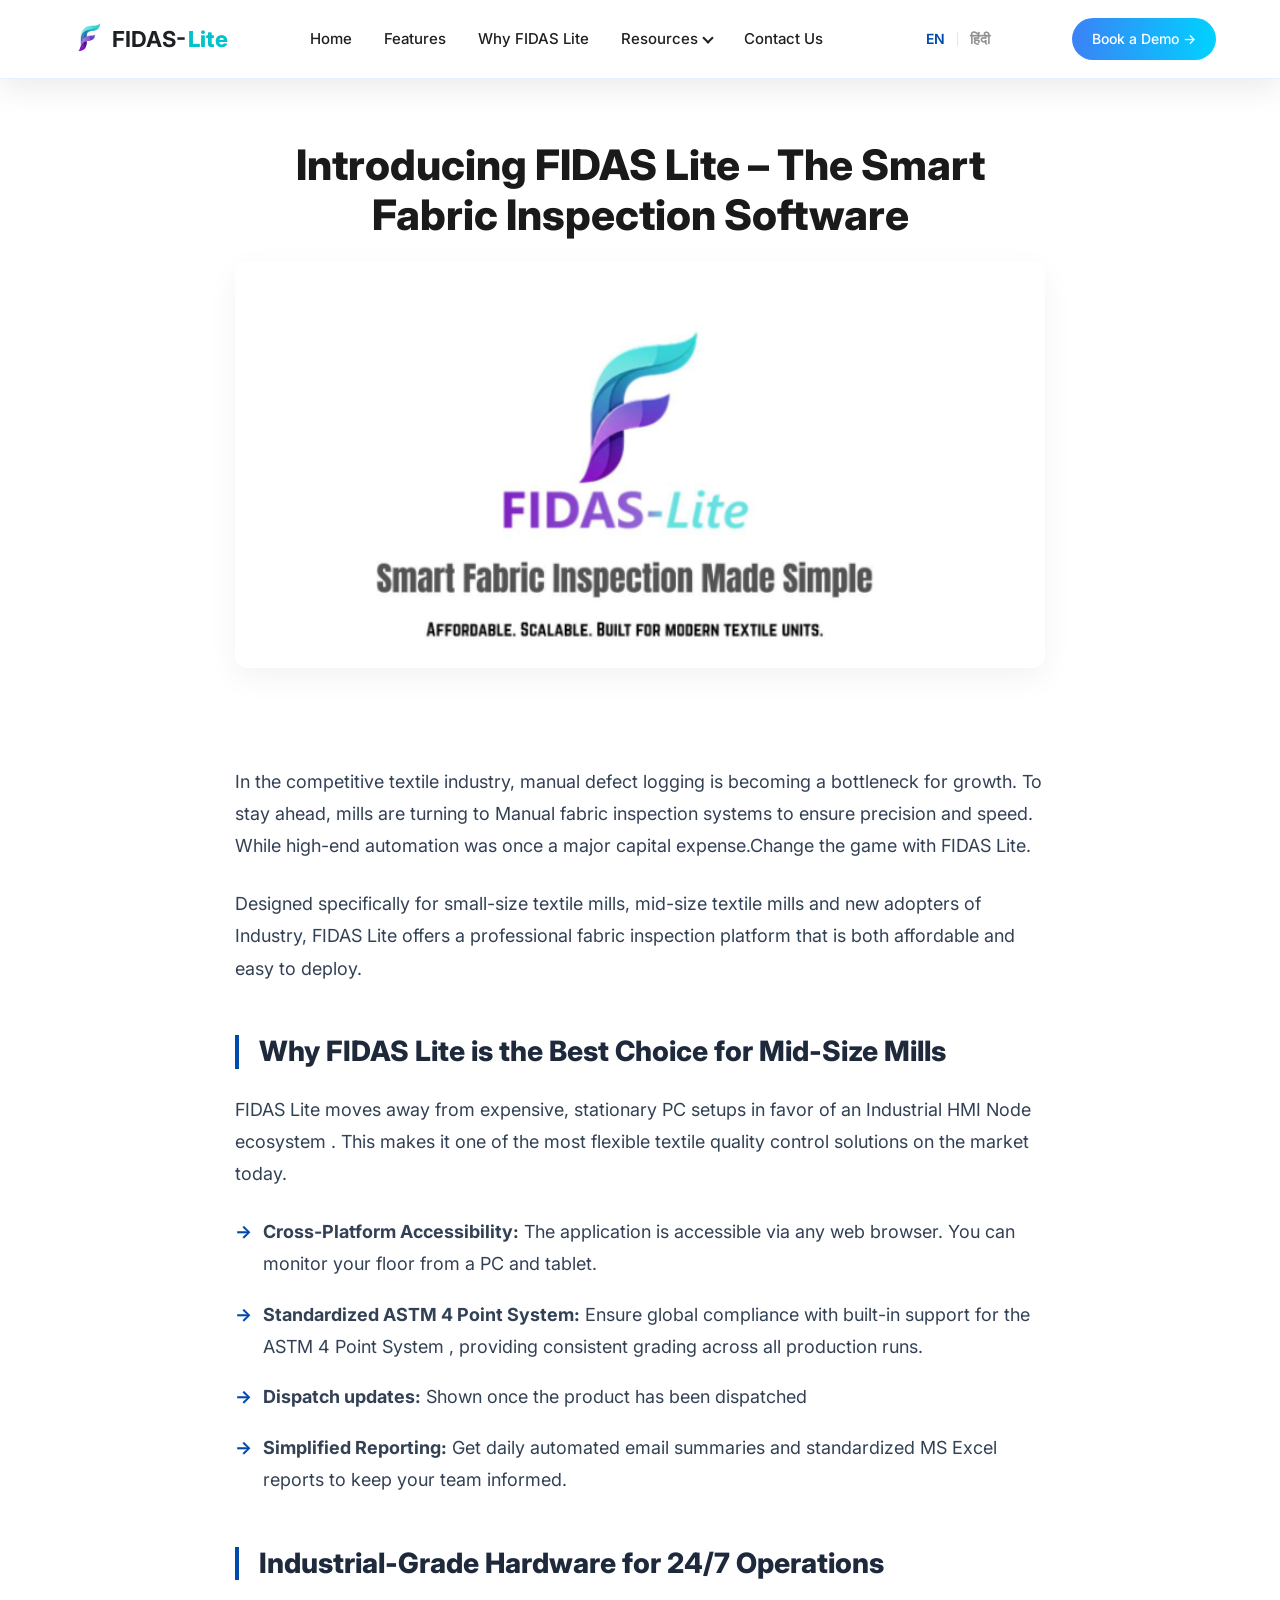
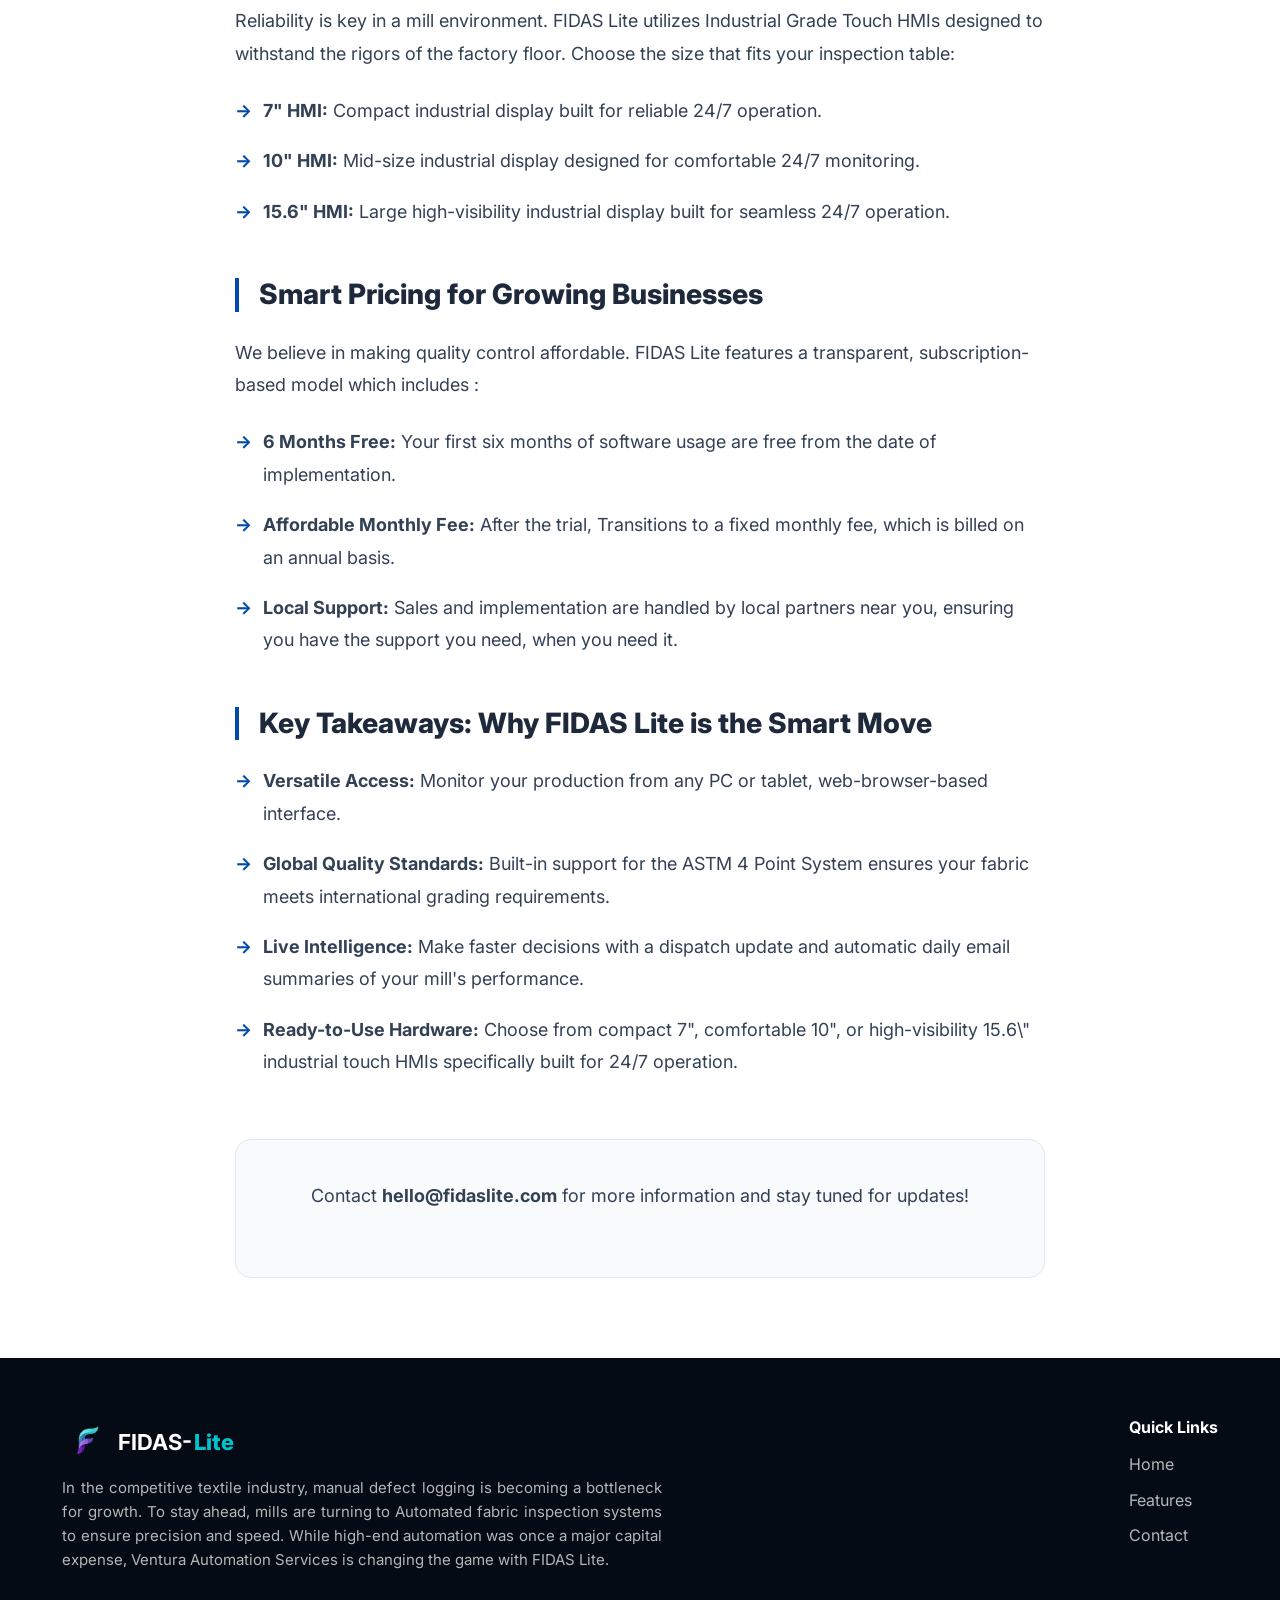
<file: blog-introducing-fidas-lite.html>
<!DOCTYPE html>
<html lang="en">

<head>
    <meta charset="UTF-8">
    <meta name="viewport" content="width=device-width, initial-scale=1.0">
    <title>Introducing FIDAS Lite - Blog</title>
    <link href="https://fonts.googleapis.com/css2?family=Inter:wght@400;500;600;700;800&display=swap" rel="stylesheet">
    <link rel="stylesheet" href="style.css">
    <script src="translations.js"></script>
    <style>
        body {
            background-color: var(--bg-light);
            color: var(--text-dark);
            padding-top: 100px;
        }

        .blog-post-wrapper {
            max-width: 850px;
            margin: 0 auto;
            padding: 40px 20px 80px;
        }

        .post-header {
            margin-bottom: 40px;
            text-align: center;
        }

        .post-title {
            font-size: 42px;
            font-weight: 800;
            line-height: 1.2;
            margin-bottom: 20px;
            color: #1a1a1a;
        }

        .post-meta {
            display: flex;
            justify-content: center;
            gap: 24px;
            color: var(--text-gray);
            font-size: 14px;
            margin-bottom: 30px;
        }

        .blog-disclaimer {
            font-style: italic;
            color: var(--text-gray);
            margin-bottom: 30px;
            font-size: 16px;
            text-align: center;
        }

        .featured-image {
            width: 100%;
            height: auto;
            border-radius: 12px;
            margin-bottom: 50px;
            box-shadow: 0 10px 30px rgba(0, 0, 0, 0.05);
        }

        .post-content {
            font-family: 'Inter', sans-serif;
            font-size: 18px;
            line-height: 1.8;
            color: #334155;
        }

        .post-content p {
            margin-bottom: 25px;
        }

        .post-content h2 {
            font-size: 28px;
            font-weight: 800;
            margin: 50px 0 25px;
            color: #1e293b;
            border-left: 4px solid var(--clr-blue);
            padding-left: 20px;
        }

        .post-content ul {
            margin-bottom: 35px;
            padding-left: 0;
            list-style: none;
        }

        .post-content li {
            margin-bottom: 18px;
            position: relative;
            padding-left: 28px;
        }

        .post-content li::before {
            content: '→';
            position: absolute;
            left: 0;
            color: var(--clr-blue);
            font-weight: 700;
        }

        .cta-box {
            margin-top: 60px;
            padding: 40px;
            background: #f8fafc;
            border-radius: 16px;
            text-align: center;
            border: 1px solid #e2e8f0;
        }

        /* Navbar tweaks */
        .navbar:not(.scrolled) {
            background: var(--nav-bg);
            border-bottom: 1px solid rgba(0, 0, 0, 0.05);
        }

        .navbar:not(.scrolled) .logo-text,
        .navbar:not(.scrolled) .nav-links a,
        .navbar:not(.scrolled) .lang-trigger {
            color: var(--text-dark);
        }
    </style>
</head>

<body id="top">
    <!-- Navbar -->
    <nav class="navbar scrolled">
        <div class="nav-container">
            <div class="logo-container">
                <a href="index.html" style="display: flex; align-items: center; text-decoration: none;">
                    <img src="assets/fidas-lite-logo.png" alt="FIDAS Lite Logo" class="logo-img">
                    <span class="logo-text">FIDAS-<span>Lite</span></span>
                </a>
            </div>

            <div class="menu-toggle" id="mobile-menu">
                <span></span>
                <span></span>
                <span></span>
            </div>
            <div class="nav-links">
                <a href="index.html#home" data-i18n="nav_home">Home</a>
                <a href="index.html#features" data-i18n="nav_features">Features</a>
                <a href="index.html#why" data-i18n="nav_why">Why FIDAS Lite</a>
                <div class="nav-item-dropdown">
                    <a href="javascript:void(0)" class="dropdown-trigger active" data-i18n="nav_resources">Resources</a>
                    <div class="dropdown-menu">
                        <a href="blog.html" data-i18n="nav_blogs">Blogs</a>
                        <a href="faq.html" data-i18n="nav_faq">FAQ / Q & A</a>
                    </div>
                </div>
                <a href="contact.html" data-i18n="nav_contact">Contact Us</a>
            </div>
            <div class="lang-switcher">
                <a href="#" class="lang-option active" data-lang="en">EN</a>
                <span class="lang-divider"></span>
                <a href="#" class="lang-option" data-lang="hi">हिंदी</a>
            </div>
            <a href="contact.html" class="btn btn-primary nav-btn" data-i18n="nav_demo">Book a Demo &rarr;</a>
        </div>
    </nav>

    <div class="blog-post-wrapper">
        <header class="post-header">
            <h1 class="post-title">Introducing FIDAS Lite – The Smart Fabric Inspection Software</h1>
            <img src="assets/blog-branding.png" alt="FIDAS Lite Smart Fabric Inspection" class="featured-image">
        </header>

        <article class="post-content">
            <p>In the competitive textile industry, manual defect logging is becoming a bottleneck for growth. To stay
                ahead, mills are turning to Manual fabric inspection systems to ensure precision and speed. While
                high-end automation was once a major capital expense.Change the game with FIDAS Lite.</p>

            <p>Designed specifically for small-size textile mills, mid-size textile mills and new adopters of Industry,
                FIDAS Lite offers a professional fabric inspection platform that is both affordable and easy to
                deploy.</p>

            <h2>Why FIDAS Lite is the Best Choice for Mid-Size Mills</h2>

            <p>FIDAS Lite moves away from expensive, stationary PC setups in favor of an Industrial HMI Node ecosystem .
                This makes it one of the most flexible textile quality control solutions on the market today.</p>

            <ul>
                <li><b>Cross-Platform Accessibility:</b> The application is accessible via any web browser. You can
                    monitor your floor from a PC and tablet.</li>
                <li><b>Standardized ASTM 4 Point System:</b> Ensure global compliance with built-in support for the ASTM
                    4 Point System , providing consistent grading across all production runs.</li>
                <li><b>Dispatch updates:</b> Shown once the product has been dispatched</li>
                <li><b>Simplified Reporting:</b> Get daily automated email summaries and standardized MS Excel reports
                    to keep your team informed.</li>
            </ul>

            <h2>Industrial-Grade Hardware for 24/7 Operations</h2>

            <p>Reliability is key in a mill environment. FIDAS Lite utilizes Industrial Grade Touch HMIs designed to
                withstand the rigors of the factory floor. Choose the size that fits your inspection table:</p>

            <ul>
                <li><b>7" HMI:</b> Compact industrial display built for reliable 24/7 operation.</li>
                <li><b>10" HMI:</b> Mid-size industrial display designed for comfortable 24/7 monitoring.</li>
                <li><b>15.6" HMI:</b> Large high-visibility industrial display built for seamless 24/7 operation.</li>
            </ul>

            <h2>Smart Pricing for Growing Businesses</h2>

            <p>We believe in making quality control affordable. FIDAS Lite features a transparent, subscription-based
                model which includes :</p>

            <ul>
                <li><b>6 Months Free:</b> Your first six months of software usage are free from the date of
                    implementation.</li>
                <li><b>Affordable Monthly Fee:</b> After the trial, Transitions to a fixed monthly fee, which is billed
                    on an annual basis.</li>
                <li><b>Local Support:</b> Sales and implementation are handled by local partners near you, ensuring you
                    have the support you need, when you need it.</li>
            </ul>

            <h2>Key Takeaways: Why FIDAS Lite is the Smart Move</h2>

            <ul>
                <li><b>Versatile Access:</b> Monitor your production from any PC or tablet, web-browser-based
                    interface.</li>
                <li><b>Global Quality Standards:</b> Built-in support for the ASTM 4 Point System ensures your fabric
                    meets international grading requirements.</li>
                <li><b>Live Intelligence:</b> Make faster decisions with a dispatch update and automatic daily email
                    summaries of your mill's performance.</li>
                <li><b>Ready-to-Use Hardware:</b> Choose from compact 7", comfortable 10", or high-visibility 15.6\"
                    industrial touch HMIs specifically built for 24/7 operation.</li>
            </ul>

            <div class="cta-box">
                <p>Contact <b>hello@fidaslite.com</b> for more information and stay tuned for updates!</p>
            </div>
        </article>
    </div>

    <!-- Footer -->
    <footer class="footer dark-section">
        <div class="container footer-container"
            style="display: flex; justify-content: space-between; align-items: flex-start; gap: 40px;">
            <div class="footer-left" style="max-width: 600px;">
                <div class="logo-container" style="margin-bottom: 10px;">
                    <img src="assets/fidas-lite-logo.png" alt="FIDAS Lite Logo" class="logo-img">
                    <span class="logo-text">FIDAS-<span>Lite</span></span>
                </div>
                <p class="footer-desc"
                    style="font-size: 15px; color: rgba(255,255,255,0.7); line-height: 1.6; text-align: justify;">
                    In the competitive textile industry, manual defect logging is becoming a bottleneck for growth. To
                    stay ahead, mills are turning to Automated fabric inspection systems to ensure precision and speed.
                    While high-end automation was once a major capital expense, Ventura Automation Services is changing
                    the game with FIDAS Lite.
                </p>
            </div>
            <div class="footer-right">
                <h4 style="color: white; margin-bottom: 15px;">Quick Links</h4>
                <ul style="list-style: none; padding: 0;">
                    <li style="margin-bottom: 10px;"><a href="index.html#home"
                            style="color: rgba(255,255,255,0.7); text-decoration: none;">Home</a></li>
                    <li style="margin-bottom: 10px;"><a href="index.html#features"
                            style="color: rgba(255,255,255,0.7); text-decoration: none;">Features</a></li>
                    <li style="margin-bottom: 10px;"><a href="contact.html"
                            style="color: rgba(255,255,255,0.7); text-decoration: none;">Contact</a></li>
                </ul>
            </div>
        </div>
    </footer>

    <script>
        // Navbar appearance (transparent over hero → glass on scroll)
        const navbar = document.querySelector('.navbar');
        const hasHero = !!document.querySelector('.hero');

        const updateNavbarAppearance = () => {
            if (!navbar) return;
            if (!hasHero) {
                navbar.classList.add('scrolled');
                return;
            }
            navbar.classList.toggle('scrolled', window.scrollY > 50);
        };

        updateNavbarAppearance();
        window.addEventListener('scroll', updateNavbarAppearance, { passive: true });

        // Mobile Menu Toggle
        const mobileMenu = document.getElementById('mobile-menu');
        const navLinks = document.querySelector('.nav-links');
        const body = document.body;

        if (mobileMenu) {
            mobileMenu.addEventListener('click', () => {
                mobileMenu.classList.toggle('active');
                navLinks.classList.toggle('active');
                body.classList.toggle('menu-open');
            });
        }

        // Close menu when clicking links
        document.querySelectorAll('.nav-links a').forEach(link => {
            link.addEventListener('click', () => {
                mobileMenu.classList.remove('active');
                navLinks.classList.remove('active');
                body.classList.remove('menu-open');
            });
        });

        // Mobile Dropdown Toggle
        const dropdownTrigger = document.querySelector('.dropdown-trigger');
        if (dropdownTrigger) {
            dropdownTrigger.addEventListener('click', (e) => {
                if (window.innerWidth <= 992) {
                    e.preventDefault();
                    dropdownTrigger.parentElement.classList.toggle('active');
                }
            });
        }
    </script>
</body>

</html>
</file>
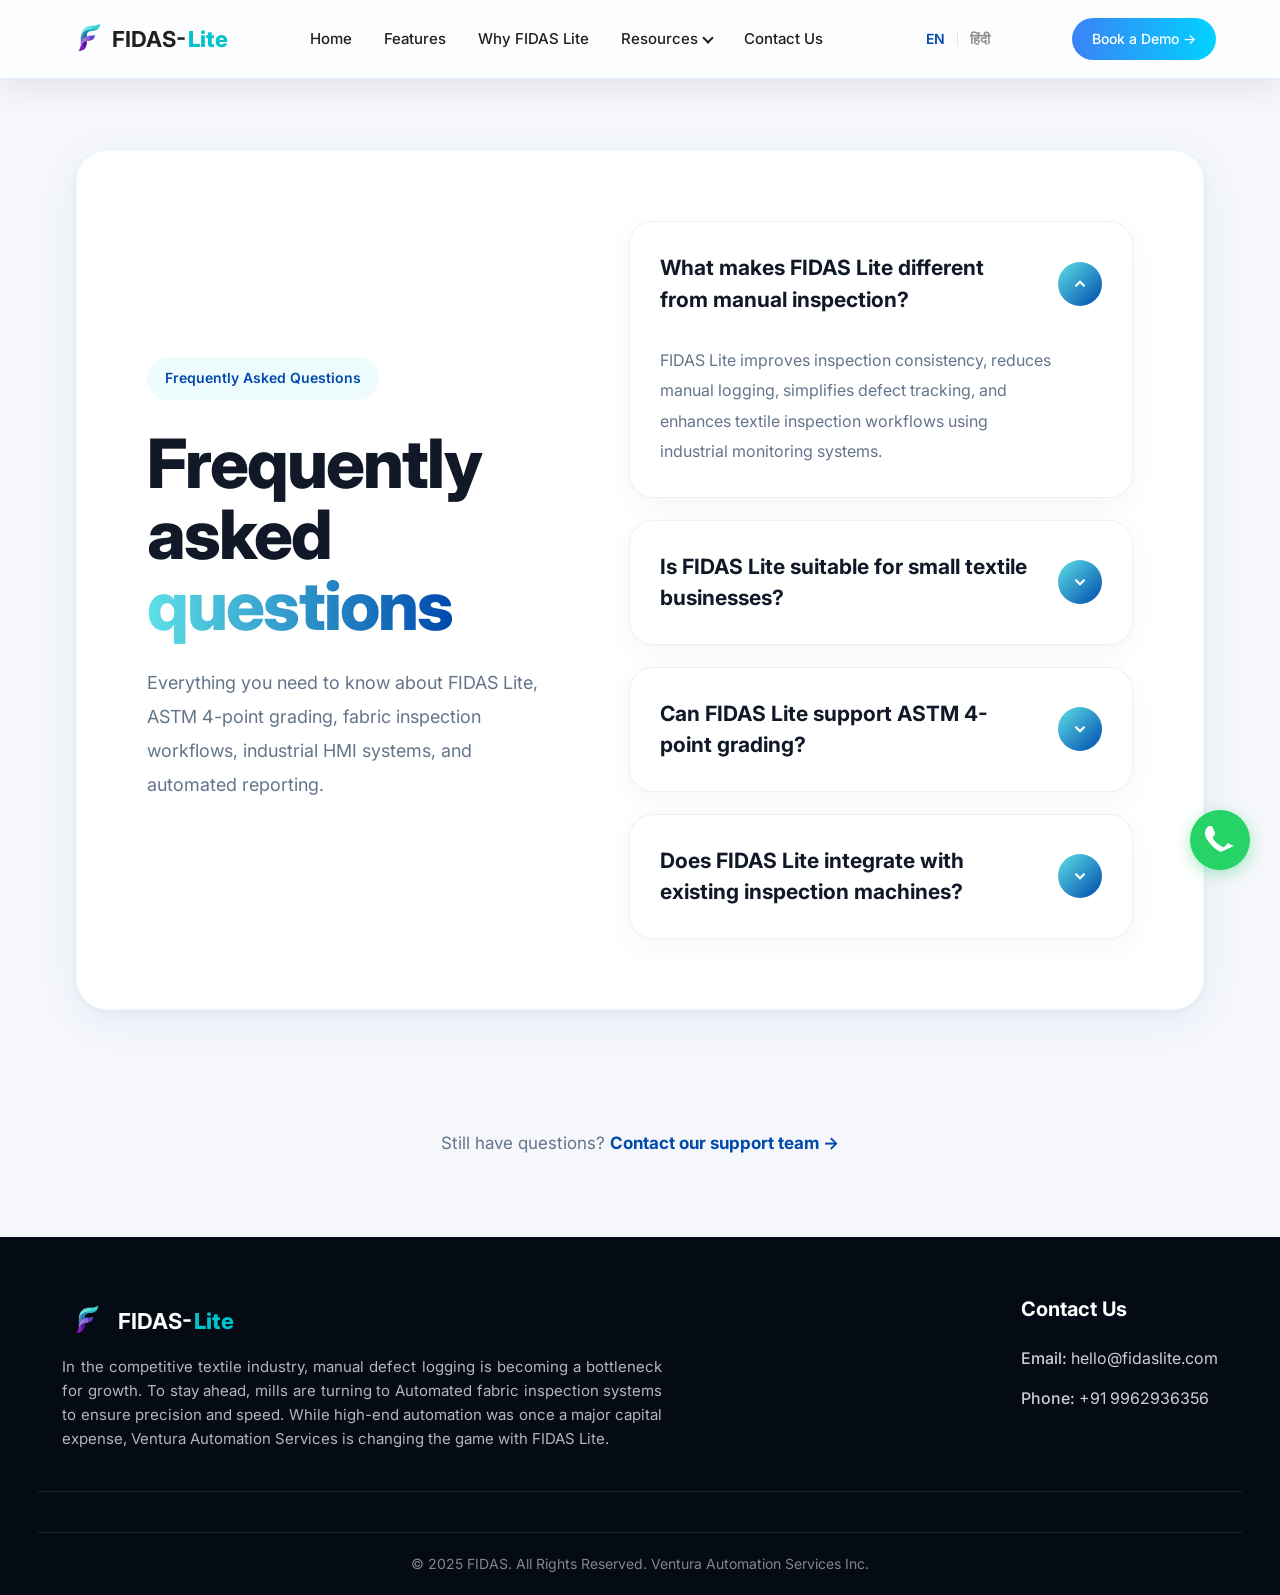
<file: faq.html>
<!DOCTYPE html>
<html lang="en">

<head>
    <meta charset="UTF-8">
    <meta name="viewport" content="width=device-width, initial-scale=1.0">
    <title>FAQ / Q & A - FIDAS Lite</title>

    <link href="https://fonts.googleapis.com/css2?family=Inter:wght@400;500;600;700;800&display=swap" rel="stylesheet">

    <link rel="stylesheet" href="style.css">

    <style>
        * {
            margin: 0;
            padding: 0;
            box-sizing: border-box;
        }

        body {
            background: #f5f7fb;
            color: #111827;
            font-family: 'Inter', sans-serif;
        }

        /* =========================
           FAQ SECTION
        ========================== */

        .faq-section {
            padding: 150px 40px 100px;
        }

        .faq-main-container {
            max-width: 1500px;
            width: 94%;
            margin: auto;
            background: rgba(255, 255, 255, 0.96);
            border-radius: 32px;
            padding: 70px;
            display: grid;
            grid-template-columns: 0.9fr 1.1fr;
            gap: 70px;

            box-shadow:
                0 10px 40px rgba(0, 74, 173, 0.08),
                0 2px 10px rgba(0, 0, 0, 0.03);

            border: 1px solid rgba(93, 224, 230, 0.12);
        }

        /* LEFT SIDE */

        .faq-left {
            display: flex;
            flex-direction: column;
            justify-content: center;
        }

        .faq-badge {
            display: inline-flex;
            align-items: center;
            gap: 8px;

            background: rgba(93, 224, 230, 0.1);
            color: #004aad;

            padding: 10px 18px;
            border-radius: 999px;

            font-size: 14px;
            font-weight: 600;

            width: fit-content;
            margin-bottom: 28px;
        }

        .faq-heading {
            font-size: 68px;
            line-height: 1.05;
            font-weight: 800;
            color: #111827;
            margin-bottom: 24px;
            letter-spacing: -2px;
        }

        .faq-heading span {
            background: linear-gradient(90deg, #5de0e6, #004aad);
            -webkit-background-clip: text;
            -webkit-text-fill-color: transparent;
        }

        .faq-description {
            font-size: 18px;
            line-height: 1.9;
            color: #64748b;
            max-width: 480px;
        }

        /* RIGHT SIDE */

        .faq-right {
            display: flex;
            flex-direction: column;
            gap: 22px;
        }

        .faq-item {
            background: white;
            border-radius: 24px;
            border: 1px solid rgba(0, 0, 0, 0.06);

            overflow: hidden;

            transition: all 0.35s ease;

            box-shadow:
                0 8px 30px rgba(0, 0, 0, 0.04);
        }

        .faq-item:hover {
            transform: translateY(-3px);

            box-shadow:
                0 14px 40px rgba(0, 74, 173, 0.08);
        }

        .faq-question {
            width: 100%;
            padding: 30px;

            display: flex;
            justify-content: space-between;
            align-items: center;

            cursor: pointer;
        }

        .faq-question h3 {
            font-size: 21px;
            line-height: 1.5;
            color: #111827;
            font-weight: 700;
            max-width: 85%;
        }

        .faq-icon {
            width: 44px;
            height: 44px;

            border-radius: 50%;

            background: linear-gradient(135deg, #5de0e6, #004aad);

            display: flex;
            align-items: center;
            justify-content: center;

            flex-shrink: 0;

            transition: all 0.35s ease;
        }

        .faq-icon svg {
            width: 18px;
            height: 18px;
            color: white;

            transition: transform 0.35s ease;
        }

        .faq-answer {
            max-height: 0;
            overflow: hidden;

            transition: max-height 0.4s ease;
        }

        .faq-answer-content {
            padding: 0 30px 30px;
            color: #64748b;
            line-height: 1.9;
            font-size: 16px;
            max-width: 90%;
        }

        .faq-item.active .faq-answer {
            max-height: 300px;
        }

        .faq-item.active .faq-icon svg {
            transform: rotate(180deg);
        }


        /* =========================
           RESPONSIVE
        ========================== */

        @media(max-width: 1100px) {

            .faq-main-container {
                grid-template-columns: 1fr;
                padding: 55px 35px;
                gap: 60px;
            }

            .faq-heading {
                font-size: 52px;
            }
        }

        @media(max-width: 768px) {

            .faq-section {
                padding: 130px 20px 80px;
            }

            .faq-main-container {
                padding: 40px 24px;
                border-radius: 24px;
            }

            .faq-heading {
                font-size: 42px;
            }

            .faq-question {
                padding: 24px;
            }

            .faq-question h3 {
                font-size: 18px;
            }

            .faq-answer-content {
                padding: 0 24px 24px;
                max-width: 100%;
            }
        }
    </style>
</head>

<body>

    <!-- =========================
         NAVBAR
    ========================== -->

    <nav class="navbar scrolled">
        <div class="nav-container">

            <div class="logo-container">
                <a href="index.html" style="display:flex; align-items:center; text-decoration:none;">

                    <img src="assets/fidas-lite-logo.png" alt="FIDAS Lite Logo" class="logo-img">

                    <span class="logo-text">
                        FIDAS-<span>Lite</span>
                    </span>

                </a>
            </div>

            <div class="menu-toggle" id="mobile-menu">
                <span></span>
                <span></span>
                <span></span>
            </div>

            <div class="nav-links">
                <a href="index.html#home">Home</a>
                <a href="index.html#features">Features</a>
                <a href="index.html#why">Why FIDAS Lite</a>

                <div class="nav-item-dropdown">
                    <a href="javascript:void(0)" class="dropdown-trigger active">
                        Resources
                    </a>

                    <div class="dropdown-menu">
                        <a href="blog.html">Blogs</a>
                        <a href="faq.html">FAQ / Q & A</a>
                    </div>
                </div>

                <a href="contact.html">Contact Us</a>
            </div>

            <div class="lang-switcher">
                <a href="#" class="lang-option active" data-lang="en">EN</a>
                <span class="lang-divider"></span>
                <a href="#" class="lang-option" data-lang="hi">हिंदी</a>
            </div>

            <a href="contact.html" class="btn btn-primary nav-btn">
                Book a Demo →
            </a>

        </div>
    </nav>

    <!-- =========================
         FAQ SECTION
    ========================== -->

    <section class="faq-section">

        <div class="faq-main-container">

            <!-- LEFT -->

            <div class="faq-left">

                <div class="faq-badge">
                    Frequently Asked Questions
                </div>

                <h1 class="faq-heading">
                    Frequently asked
                    <span>questions</span>
                </h1>

                <p class="faq-description">
                    Everything you need to know about FIDAS Lite,
                    ASTM 4-point grading, fabric inspection workflows,
                    industrial HMI systems, and automated reporting.
                </p>

            </div>

            <!-- RIGHT -->

            <div class="faq-right">

                <!-- FAQ 1 -->

                <div class="faq-item active">

                    <div class="faq-question">

                        <h3>
                            What makes FIDAS Lite different from manual inspection?
                        </h3>

                        <div class="faq-icon">
                            <svg viewBox="0 0 24 24" fill="none" stroke="currentColor" stroke-width="3">

                                <polyline points="6 9 12 15 18 9"></polyline>

                            </svg>
                        </div>

                    </div>

                    <div class="faq-answer">

                        <div class="faq-answer-content">

                            FIDAS Lite improves inspection consistency,
                            reduces manual logging,
                            simplifies defect tracking,
                            and enhances textile inspection workflows
                            using industrial monitoring systems.

                        </div>

                    </div>

                </div>

                <!-- FAQ 2 -->

                <div class="faq-item">

                    <div class="faq-question">

                        <h3>
                            Is FIDAS Lite suitable for small textile businesses?
                        </h3>

                        <div class="faq-icon">
                            <svg viewBox="0 0 24 24" fill="none" stroke="currentColor" stroke-width="3">

                                <polyline points="6 9 12 15 18 9"></polyline>

                            </svg>
                        </div>

                    </div>

                    <div class="faq-answer">

                        <div class="faq-answer-content">

                            Yes. FIDAS Lite is designed for both growing
                            textile units and large-scale manufacturing
                            environments with flexible deployment options.

                        </div>

                    </div>

                </div>

                <!-- FAQ 3 -->

                <div class="faq-item">

                    <div class="faq-question">

                        <h3>
                            Can FIDAS Lite support ASTM 4-point grading?
                        </h3>

                        <div class="faq-icon">
                            <svg viewBox="0 0 24 24" fill="none" stroke="currentColor" stroke-width="3">

                                <polyline points="6 9 12 15 18 9"></polyline>

                            </svg>
                        </div>

                    </div>

                    <div class="faq-answer">

                        <div class="faq-answer-content">

                            Yes. FIDAS Lite supports standardized ASTM
                            4-point grading workflows to maintain
                            consistent fabric quality inspection processes.

                        </div>

                    </div>

                </div>

                <!-- FAQ 4 -->

                <div class="faq-item">

                    <div class="faq-question">

                        <h3>
                            Does FIDAS Lite integrate with existing inspection machines?
                        </h3>

                        <div class="faq-icon">
                            <svg viewBox="0 0 24 24" fill="none" stroke="currentColor" stroke-width="3">

                                <polyline points="6 9 12 15 18 9"></polyline>

                            </svg>
                        </div>

                    </div>

                    <div class="faq-answer">

                        <div class="faq-answer-content">

                            FIDAS Lite is built for industrial environments
                            and can integrate with compatible inspection
                            machine workflows and HMI systems.

                        </div>

                    </div>

                </div>

            </div>

        </div>

    </section>

    <!-- =========================
         CONTACT TEXT
    ========================== -->

    <div style="
        margin-top: 20px;
        margin-bottom: 80px;
        text-align: center;
        color: #64748b;
        font-size: 17px;
    ">

        Still have questions?

        <a href="contact.html" style="
                color:#004aad;
                font-weight:700;
                text-decoration:none;
            ">

            Contact our support team →

        </a>

    </div>

    <!-- Footer -->
    <footer class="footer dark-section">
        <div class="container footer-container"
            style="display: flex; justify-content: space-between; align-items: flex-start; gap: 40px;">
            <div class="footer-left" style="max-width: 600px;">
                <div class="logo-container" style="margin-bottom: 10px;">
                    <img src="assets/fidas-lite-logo.png" alt="FIDAS Lite Logo" class="logo-img">
                    <span class="logo-text">FIDAS-<span>Lite</span></span>
                </div>
                <p class="footer-desc" data-i18n="footer_desc"
                    style="font-size: 15px; color: rgba(255,255,255,0.7); line-height: 1.6; text-align: justify;">
                    In the competitive textile industry, manual defect logging is becoming a bottleneck for growth. To stay ahead, mills are turning to Automated fabric inspection systems to ensure precision and speed. While high-end automation was once a major capital expense, Ventura Automation Services is changing the game with FIDAS Lite.
                </p>
            </div>

            <div class="footer-contact">
                <h4 style="color: white; font-size: 20px; margin-bottom: 25px;" data-i18n="footer_contact_title">Contact
                    Us</h4>
                <div class="contact-item" style="margin-bottom: 15px; color: rgba(255,255,255,0.8);">
                    <span style="font-weight: 500;" data-i18n="footer_email">Email:</span> <span>hello@fidaslite.com</span>
                </div>
                <div class="contact-item" style="color: rgba(255,255,255,0.8);">
                    <span style="font-weight: 500;" data-i18n="footer_phone">Phone:</span> <span>+91 9962936356</span>
                </div>
            </div>
        </div>
        <div class="container"
            style="border-top: 1px solid rgba(255,255,255,0.1); margin-top: 40px; padding-top: 20px; text-align: center;">
            <p style="font-size: 14px; color: rgba(255,255,255,0.5);" data-i18n="footer_rights">© 2025 FIDAS. All Rights
                Reserved. Ventura
                Automation Services Inc.</p>
        </div>
    </footer>

    <!-- =========================
         WHATSAPP
    ========================== -->

    <a href="https://wa.me/919962936356" class="floating-whatsapp" target="_blank">

        <svg viewBox="0 0 24 24" fill="currentColor">

            <path
                d="M17.472 14.382c-.297-.149-1.758-.867-2.03-.967-.273-.099-.471-.148-.67.15-.197.297-.767.966-.94 1.164-.173.199-.347.223-.644.075-.297-.15-1.255-.463-2.39-1.475-.883-.788-1.48-1.761-1.653-2.059-.173-.297-.018-.458.13-.606.134-.133.298-.347.446-.52.149-.174.198-.298.298-.497.099-.198.05-.371-.025-.52-.075-.149-.669-1.612-.916-2.207-.242-.579-.487-.5-.669-.51-.173-.008-.371-.01-.57-.01-.198 0-.52.074-.792.372-.272.297-1.04 1.016-1.04 2.479 0 1.462 1.065 2.875 1.213 3.074.149.198 2.096 3.2 5.077 4.487z" />

        </svg>

    </a>

    <!-- =========================
         SCRIPT
    ========================== -->

    <script>

        const faqItems = document.querySelectorAll('.faq-item');

        faqItems.forEach(item => {

            const question = item.querySelector('.faq-question');

            question.addEventListener('click', () => {

                faqItems.forEach(otherItem => {

                    if (otherItem !== item) {
                        otherItem.classList.remove('active');
                    }

                });

                item.classList.toggle('active');

            });

        });

        // Mobile Menu Toggle
        const mobileMenu = document.getElementById('mobile-menu');
        const navLinks = document.querySelector('.nav-links');
        const body = document.body;

        if (mobileMenu) {
            mobileMenu.addEventListener('click', () => {
                mobileMenu.classList.toggle('active');
                navLinks.classList.toggle('active');
                body.classList.toggle('menu-open');
            });
        }

        // Close menu when clicking links
        document.querySelectorAll('.nav-links a').forEach(link => {
            link.addEventListener('click', () => {
                mobileMenu.classList.remove('active');
                navLinks.classList.remove('active');
                body.classList.remove('menu-open');
            });
        });

        // Mobile Dropdown Toggle
        const dropdownTrigger = document.querySelector('.dropdown-trigger');
        if (dropdownTrigger) {
            dropdownTrigger.addEventListener('click', (e) => {
                if (window.innerWidth <= 992) {
                    e.preventDefault();
                    dropdownTrigger.parentElement.classList.toggle('active');
                }
            });
        }

    </script>

</body>

</html>
</file>
<file: style.css>
:root {
    /* Primary Colors */
    --clr-blue: #004aad;
    --clr-purple: #6a4cff;
    --clr-teal: #00c2cb;
    --clr-orange: #f5a623;

    /* Backgrounds */
    --bg-dark-start: #0a0e17;
    --bg-dark-end: #12182b;
    --bg-light: #ffffff;
    --bg-gray: #f9fbfd;

    /* Text Colors */
    --text-dark: #1e2022;
    --text-gray: #6b7280;
    --text-light: #ffffff;
    --text-muted: rgba(255, 255, 255, 0.7);

    /* Typography */
    --font-main: 'Inter', sans-serif;

    /* Variables */
    --radius-sm: 8px;
    --radius-md: 16px;
    --radius-lg: 24px;
    --transition: 0.3s ease;
    --shadow-soft: 0 10px 40px rgba(0, 0, 0, 0.05);
    --shadow-hover: 0 15px 50px rgba(0, 0, 0, 0.1);

    /* Navigation */
    --nav-bg: rgba(255, 255, 255, 0.72);
    --nav-border: rgba(59, 130, 246, 0.12);
    --nav-shadow: 0 10px 30px rgba(2, 6, 23, 0.08);
}

* {
    margin: 0;
    padding: 0;
    box-sizing: border-box;
}

html {
    scroll-behavior: smooth;
    overflow-x: hidden;
}

body {
    font-family: var(--font-main);
    background-color: var(--bg-light);
    color: #1a1a1a;
    line-height: 1.6;
    -webkit-font-smoothing: antialiased;
    transition: opacity 0.3s ease;
    overflow-x: hidden;
}

/* --- Typography & Utilities --- */
.container {
    max-width: 1400px;
    margin: 0 auto;
    padding: 0 24px;
    width: 94%;
}

.text-center {
    text-align: center;
}

h1,
h2,
h3,
h4 {
    font-weight: 700;
    line-height: 1.2;
}

.section-title {
    font-size: 36px;
    margin-bottom: 16px;
    color: #1a1a1a;
}

.section-title span {
    color: var(--clr-purple);
}

.section-text {
    color: #6b7280;
    font-size: 16px;
    margin-bottom: 24px;
}

.section {
    padding: 40px 0;
}

/* --- Animations --- */
.fade-in-up,
.fade-in-left,
.fade-in-right {
    opacity: 0;
    transition: all 0.8s cubic-bezier(0.4, 0, 0.2, 1);
}

.fade-in-up {
    transform: translateY(30px);
}

.fade-in-left {
    transform: translateX(-30px);
}

.fade-in-right {
    transform: translateX(30px);
}

.fade-in-up.visible,
.fade-in-left.visible,
.fade-in-right.visible {
    opacity: 1;
    transform: translate(0);
}

.delay-1 {
    transition-delay: 0.2s;
}

.delay-2 {
    transition-delay: 0.4s;
}

.delay-3 {
    transition-delay: 0.6s;
}

.hover-lift {
    transition: var(--transition);
}

.hover-lift:hover {
    transform: translateY(-10px);
    box-shadow: var(--shadow-hover);
}

.pulse-anim {
    animation: pulse 2.5s infinite ease-in-out;
}

@keyframes pulse {

    0%,
    100% {
        transform: scale(1);
    }

    50% {
        transform: scale(1.05);
    }
}

.light-section {
    background-color: var(--bg-light);
}

.gray-bg {
    background-color: var(--bg-gray);
}

.dark-section {
    background: linear-gradient(135deg, var(--bg-dark-start), var(--bg-dark-end));
    color: var(--text-light);
}

/* --- Buttons --- */
.btn {
    display: inline-flex;
    align-items: center;
    justify-content: center;
    gap: 8px;
    padding: 12px 24px;
    border-radius: 30px;
    font-weight: 500;
    font-size: 15px;
    text-decoration: none;
    transition: var(--transition);
    cursor: pointer;
    border: none;
}

.btn-primary {
    background: var(--clr-purple);
    color: white;
}

.btn-primary:hover {
    background: #583be8;
    transform: translateY(-2px);
    box-shadow: 0 8px 20px rgba(106, 76, 255, 0.3);
}

.btn-secondary {
    background: var(--clr-purple);
    color: white;
    padding: 12px 24px;
}

.btn-secondary:hover {
    background: #583be8;
    transform: translateY(-2px);
    box-shadow: 0 8px 20px rgba(106, 76, 255, 0.3);
}

.btn-outline {
    background: transparent;
    color: white;
    border: 1px solid rgba(255, 255, 255, 0.3);
}

.btn-outline:hover {
    border-color: white;
    background: rgba(255, 255, 255, 0.05);
}

.btn-large {
    padding: 16px 36px;
    font-size: 16px;
}

.play-icon {
    width: 24px;
    height: 24px;
    background: white;
    color: var(--clr-purple);
    border-radius: 50%;
    display: flex;
    align-items: center;
    justify-content: center;
}

.play-icon svg {
    width: 12px;
    height: 12px;
    margin-left: 2px;
}

/* --- Navbar --- */
.navbar {
    position: fixed;
    top: 0;
    left: 0;
    width: 100%;
    padding: 20px 0;
    z-index: 100;
    background: transparent;
    border-bottom: 1px solid transparent;
    transition: background 0.3s ease, border-color 0.3s ease, box-shadow 0.3s ease, padding 0.3s ease,
        backdrop-filter 0.3s ease, -webkit-backdrop-filter 0.3s ease;
}

.navbar.scrolled {
    background: var(--nav-bg);
    -webkit-backdrop-filter: blur(14px);
    backdrop-filter: blur(14px);
    padding: 15px 0;
    border-bottom-color: var(--nav-border);
    box-shadow: var(--nav-shadow);
}

.navbar.scrolled .logo-text,
.navbar.scrolled .nav-links a,
.navbar.scrolled .lang-trigger {
    color: var(--text-dark);
}

.navbar.scrolled .nav-links a:hover {
    color: var(--clr-blue);
}

.navbar.scrolled .lang-trigger {
    background: rgba(0, 0, 0, 0.04);
    border-color: rgba(0, 0, 0, 0.08);
}

.navbar.scrolled .lang-switcher:hover .lang-trigger {
    background: rgba(0, 0, 0, 0.06);
    border-color: rgba(0, 0, 0, 0.12);
    color: var(--clr-teal);
}

.nav-container {
    display: flex;
    justify-content: space-between;
    align-items: center;
    max-width: 1200px;
    margin: 0 auto;
    padding: 0 24px;
    width: 100%;
}

.logo-container {
    display: flex;
    align-items: center;
    gap: 8px;
}

.logo-img {
    height: 48px;
    width: auto;
    display: block;
}


.logo-text {
    font-size: 22px;
    font-weight: 700;
    color: var(--text-light);
    line-height: 1;
}

.logo-text span {
    color: var(--clr-teal);
    font-weight: 800;
    margin-left: 2px;
}

/* Hamburger Menu */
.menu-toggle {
    display: none;
    flex-direction: column;
    justify-content: space-between;
    width: 30px;
    height: 21px;
    cursor: pointer;
    z-index: 1001;
}

.menu-toggle span {
    display: block;
    width: 100%;
    height: 3px;
    background-color: var(--text-light);
    border-radius: 3px;
    transition: all 0.3s ease;
}

.navbar.scrolled .menu-toggle span {
    background-color: var(--text-dark);
}

.menu-toggle.active span:nth-child(1) {
    transform: translateY(9px) rotate(45deg);
}

.menu-toggle.active span:nth-child(2) {
    opacity: 0;
}

.menu-toggle.active span:nth-child(3) {
    transform: translateY(-9px) rotate(-45deg);
}

.nav-links {
    display: flex;
    align-items: center;
    gap: 32px;
}

.nav-links a {
    color: var(--text-light);
    text-decoration: none;
    font-size: 15px;
    font-weight: 500;
    transition: color 0.3s ease;
}

/* --- Dropdown Styles --- */
.nav-item-dropdown {
    position: relative;
    display: flex;
    align-items: center;
}

.dropdown-trigger {
    display: flex;
    align-items: center;
    gap: 6px;
    cursor: pointer;
}

.dropdown-trigger::after {
    content: '';
    width: 6px;
    height: 6px;
    border-right: 2px solid currentColor;
    border-bottom: 2px solid currentColor;
    transform: rotate(45deg);
    transition: transform 0.3s ease;
    margin-top: -3px;
}

.nav-item-dropdown:hover .dropdown-trigger::after {
    transform: rotate(-135deg);
    margin-top: 3px;
}

.dropdown-menu {
    position: absolute;
    top: 100%;
    left: 50%;
    transform: translateX(-50%) translateY(10px);
    background: white;
    min-width: 180px;
    box-shadow: 0 10px 30px rgba(0, 0, 0, 0.15);
    border-radius: 8px;
    padding: 12px 0;
    opacity: 0;
    visibility: hidden;
    transition: all 0.3s ease;
    z-index: 1000;
}

.nav-item-dropdown:hover .dropdown-menu {
    opacity: 1;
    visibility: visible;
    transform: translateX(-50%) translateY(0);
}

.dropdown-menu a {
    display: block;
    padding: 10px 24px;
    color: var(--text-dark) !important;
    font-size: 14px;
    font-weight: 500;
    transition: all 0.2s ease;
}

.dropdown-menu a:hover {
    background: #f1f5f9;
    color: var(--primary) !important;
    padding-left: 28px;
}

.nav-btn {
    padding: 10px 20px;
    font-size: 14px;
    background: linear-gradient(90deg, #3b82f6, #00d2ff);
    color: white;
}

.nav-btn:hover {
    background: linear-gradient(90deg, #2563eb, #00bfff);
    box-shadow: 0 4px 15px rgba(0, 210, 255, 0.3);
}

/* --- Language Switcher (Inline) --- */
.lang-switcher {
    display: flex;
    align-items: center;
    gap: 12px;
    margin-left: 20px;
    font-family: var(--font-main);
}

.lang-option {
    font-size: 14px;
    font-weight: 600;
    color: var(--text-light);
    text-decoration: none;
    opacity: 0.5;
    transition: all 0.3s ease;
    cursor: pointer;
    line-height: 1;
}

.lang-option:hover {
    opacity: 1;
    color: var(--clr-teal);
}

.lang-option.active {
    opacity: 1;
    color: #ffffff;
    text-shadow: 0 0 10px rgba(255, 255, 255, 0.3);
}

.lang-divider {
    width: 1px;
    height: 14px;
    background: rgba(255, 255, 255, 0.2);
}

.navbar.scrolled .lang-option {
    color: var(--text-dark);
}

.navbar.scrolled .lang-option.active {
    color: var(--clr-blue);
}

.navbar.scrolled .lang-divider {
    background: rgba(0, 0, 0, 0.1);
}


/* --- Hero Section --- */
.hero {
    padding: 100px 0 60px;
    position: relative;
    overflow: hidden;
    background: #050b14;
    /* Base color */
    color: var(--text-light);
    min-height: 80vh;
    display: flex;
    align-items: center;
}

/* Dark gradient overlay — left heavy so text stays readable */
.hero::before {
    content: '';
    position: absolute;
    inset: 0;
    background: linear-gradient(to right,
            rgba(5, 11, 26, 0.7) 0%,
            rgba(5, 11, 26, 0.4) 40%,
            rgba(5, 11, 26, 0.15) 70%,
            rgba(5, 11, 26, 0.05) 100%);
    z-index: 5;
    /* Above background, below content */
    pointer-events: none;
}

.hero-bg-container {
    position: absolute;
    top: 0;
    left: 0;
    width: 100%;
    height: 100%;
    z-index: 1;
    /* Above hero background color */
    background-color: #050b14;
}

.hero-bg-track {
    display: flex;
    height: 100%;
    width: fit-content;
    animation: conveyorBelt 60s linear infinite;
    will-change: transform;
}

.hero-bg-panel {
    height: 100%;
    width: 1800px;
    /* Wider for panoramic composite */
    background-size: cover;
    background-position: center;
    flex-shrink: 0;
    filter: brightness(1.05) contrast(1.1) saturate(1.1);
    border-right: 1px solid rgba(255, 255, 255, 0.08);
}

/* Individual backgrounds for the provided images */
.hero-img-1 {
    background-image: url('assets/images/hero1.jpg');
}

.hero-img-2 {
    background-image: url('assets/images/hero2.png');
}

.hero-img-3 {
    background-image: url('assets/images/hero3.jpg');
}

.hero-img-4 {
    background-image: url('assets/images/hero4.jpg');
}

.hero-img-5 {
    background-image: url('assets/images/hero5.jpg');
}

.hero-img-6 {
    background-image: url('assets/images/hero6.jpg');
}

.hero-img-composite {
    background-image: url('assets/images/hero-composite.png');
}

@keyframes conveyorBelt {
    from {
        transform: translateX(0);
    }

    to {
        transform: translateX(-50%);
    }
}

.hero-lighting {
    position: absolute;
    inset: 0;
    background: linear-gradient(120deg, transparent 30%, rgba(255, 255, 255, 0.03) 50%, transparent 70%);
    background-size: 200% 100%;
    animation: lightSweep 20s linear infinite;
    pointer-events: none;
    z-index: 2;
}

@keyframes lightSweep {
    from {
        background-position: 100% 0;
    }

    to {
        background-position: -100% 0;
    }
}

.hero-container {
    position: relative;
    z-index: 10;
    display: flex;
    align-items: center;
    gap: 60px;
}

/* Subtle bottom fade so trust strip blends in */
.hero::after {
    content: '';
    position: absolute;
    bottom: 0;
    left: 0;
    width: 100%;
    height: 80px;
    background: linear-gradient(to top, var(--bg-light), transparent);
    z-index: 0;
}



.hero-content {
    flex: 1;
    max-width: 550px;
}

.hero-title {
    font-size: 56px;
    margin-bottom: 24px;
    letter-spacing: -1px;
    line-height: 1.1;
    color: #ffffff;
    /* Reverted to white for maximum visibility */
    text-shadow: 0 2px 10px rgba(0, 0, 0, 0.5);
}

.hero-title span {
    background: linear-gradient(90deg, var(--clr-purple), var(--clr-teal));
    -webkit-background-clip: text;
    -webkit-text-fill-color: transparent;
    background-clip: text;
}

.hero-subtitle {
    font-size: 18px;
    color: #ffffff;
    /* Bright text */
    opacity: 0.9;
    text-shadow: 0 1px 5px rgba(0, 0, 0, 0.3);
    margin-bottom: 40px;
    line-height: 1.5;
}

.hero-actions {
    display: flex;
    gap: 16px;
    margin-bottom: 32px;
}

.hero-features {
    display: flex;
    gap: 24px;
}

.hero-feature {
    display: flex;
    align-items: center;
    gap: 8px;
    color: var(--text-muted);
    font-size: 13px;
    font-weight: 500;
}

.hf-icon {
    width: 16px;
    height: 16px;
}

.trust-wrapper {
    margin-top: -30px;
    position: relative;
    z-index: 10;
}

.trust-strip {
    background: white;
    border-radius: var(--radius-md);
    padding: 24px 40px;
    display: flex;
    justify-content: space-between;
    align-items: center;
    box-shadow: var(--shadow-soft);
    flex-wrap: wrap;
    gap: 20px;
}

.trust-item {
    display: flex;
    align-items: center;
    gap: 12px;
    color: #1a1a1a;
    font-weight: 500;
    font-size: 14px;
}

.trust-icon {
    width: 32px;
    height: 32px;
    border-radius: 50%;
    display: flex;
    align-items: center;
    justify-content: center;
}

.trust-icon svg {
    width: 16px;
    height: 16px;
    color: var(--clr-blue);
}

.bg-blue-light {
    background: rgba(0, 74, 173, 0.1);
}

/* --- New About Section --- */
.about-header {
    margin-bottom: 30px;
}

.about-supertitle {
    font-size: 14px;
    font-weight: 700;
    letter-spacing: 1px;
    text-transform: uppercase;
    background: linear-gradient(90deg, var(--clr-purple), var(--clr-teal));
    -webkit-background-clip: text;
    -webkit-text-fill-color: transparent;
    display: inline-block;
    margin-bottom: 16px;
    position: relative;
}

.about-supertitle::after {
    content: '';
    position: absolute;
    bottom: -6px;
    left: 20%;
    width: 60%;
    height: 2px;
    background: linear-gradient(90deg, var(--clr-purple), var(--clr-teal));
    border-radius: 2px;
}

.about-desc {
    max-width: 1100px;
    margin: 0 auto;
    color: #1a1a1a;
    font-size: 18px;
    line-height: 1.7;
}

.about-features-row {
    display: flex;
    justify-content: center;
    gap: 80px;
    margin-bottom: 60px;
    flex-wrap: wrap;
}

.about-feature-item {
    display: flex;
    align-items: flex-start;
    gap: 16px;
    max-width: 400px;
}

.about-feature-icon {
    width: 64px;
    height: 64px;
    border-radius: 50%;
    display: flex;
    align-items: center;
    justify-content: center;
    flex-shrink: 0;
}

.about-feature-icon svg {
    width: 28px;
    height: 28px;
}

.about-feature-text h4 {
    font-size: 18px;
    font-weight: 700;
    margin-bottom: 8px;
    color: #1a1a1a;
}

.about-feature-text p {
    font-size: 15px;
    color: #6b7280;
    line-height: 1.6;
}

/* Diagonal Image Gallery */
.about-gallery {
    width: 100%;
    border-radius: 20px;
    overflow: hidden;
    box-shadow: var(--shadow-soft);
}

.about-gallery-img {
    width: 100%;
    aspect-ratio: 16 / 10;
    object-fit: cover;
    display: block;
    border-radius: 20px;
}

/* --- Features Section --- */
.features-grid {
    display: grid;
    grid-template-columns: repeat(4, 1fr);
    gap: 24px;
}

.feature-card {
    background: white;
    border-radius: var(--radius-lg);
    padding: 32px 24px;
    box-shadow: var(--shadow-soft);
    transition: var(--transition);
}

.feature-icon-wrapper {
    width: 120px;
    height: 120px;
    display: flex;
    align-items: center;
    justify-content: center;
    margin-bottom: 10px;
    margin-left: -10px;
    /* Offset for better centering */
}

.feature-sprite {
    width: 100%;
    height: 100%;
    background-image: url('assets/features-icons-new.png');
    background-size: 400% auto;
    background-repeat: no-repeat;
}

.feat-icon-1 {
    background-position: 0% center;
}

.feat-icon-2 {
    background-position: 33.33% center;
}

.feat-icon-3 {
    background-position: 66.66% center;
}

.feat-icon-4 {
    background-position: 100% center;
}

.feature-card h3 {
    font-size: 18px;
    margin-bottom: 12px;
}

.feature-card p {
    color: #6b7280;
    font-size: 14px;
}

/* --- Problem vs Solution --- */
.pv-section-container {
    padding-top: 20px;
}

.pv-grid {
    display: grid;
    grid-template-columns: 1fr auto 1fr;
    gap: 30px;
    align-items: stretch;
}

.pv-card {
    border-radius: var(--radius-lg);
    padding: 32px;
    display: flex;
    flex-direction: column;
    justify-content: center;
}

.problem-card {
    background: #1c233b;
    color: white;
}

.solution-card {
    background: #e6f9f0;
    color: #0b3d2c;
}

.pv-title {
    font-size: 24px;
    margin-bottom: 24px;
}

.problem-card .pv-title {
    color: #ff6b6b;
}

.solution-card .pv-title {
    color: #00a86b;
}

.pv-list {
    list-style: none;
}

.pv-list li {
    display: flex;
    align-items: center;
    gap: 16px;
    margin-bottom: 20px;
    font-size: 15px;
    font-weight: 500;
}

.problem-card .pv-list li {
    color: rgba(255, 255, 255, 0.8);
}

.solution-card .pv-list li {
    color: #1e5c45;
}

.pv-icon-bad {
    width: 24px;
    height: 24px;
    border-radius: 50%;
    background: rgba(255, 107, 107, 0.2);
    color: #ff6b6b;
    display: flex;
    align-items: center;
    justify-content: center;
}

.pv-icon-bad svg {
    width: 14px;
    height: 14px;
}

.pv-icon-good {
    width: 24px;
    height: 24px;
    border-radius: 50%;
    background: #00a86b;
    color: white;
    display: flex;
    align-items: center;
    justify-content: center;
}

.pv-icon-good svg {
    width: 14px;
    height: 14px;
}

.pv-arrow {
    display: flex;
    align-items: center;
    justify-content: center;
    width: 48px;
    height: 48px;
    border-radius: 50%;
    background: white;
    box-shadow: var(--shadow-soft);
    align-self: center;
    color: #6b7280;
    z-index: 2;
    margin: 0 -24px;
}

.pv-arrow svg {
    width: 24px;
    height: 24px;
}

/* --- Split Section (Who & Why) --- */
.split-section {
    display: flex;
    gap: 60px;
}

.split-half {
    flex: 1;
}

.split-half .section-title {
    font-size: 24px;
}

/* --- Hardware Section (Horizontal Style) --- */
.hardware-grid {
    display: grid;
    gap: 12px;
    margin-top: 20px;
}

.hw-horizontal-item {
    display: flex;
    align-items: center;
    gap: 25px;
    background: rgba(255, 255, 255, 0.7);
    backdrop-filter: blur(12px);
    -webkit-backdrop-filter: blur(12px);
    padding: 18px 25px;
    border-radius: 24px;
    box-shadow: 0 10px 40px rgba(0, 0, 0, 0.04);
    border: 1px solid rgba(255, 255, 255, 0.6);
    transition: all 0.6s cubic-bezier(0.16, 1, 0.3, 1);
    position: relative;
    z-index: 1;
}

.hw-horizontal-item:hover {
    transform: translateX(12px) translateY(-8px);
    background: rgba(255, 255, 255, 0.95);
    border-color: var(--clr-blue-light);
    box-shadow: 0 30px 60px rgba(59, 130, 246, 0.12);
}

.hw-horizontal-item::after {
    content: '';
    position: absolute;
    inset: -1px;
    border-radius: 30px;
    padding: 1.5px;
    background: linear-gradient(135deg, var(--clr-blue), var(--clr-purple));
    -webkit-mask: linear-gradient(#fff 0 0) content-box, linear-gradient(#fff 0 0);
    mask: linear-gradient(#fff 0 0) content-box, linear-gradient(#fff 0 0);
    -webkit-mask-composite: xor;
    mask-composite: exclude;
    opacity: 0;
    transition: opacity 0.5s ease;
}

.hw-horizontal-item:hover::after {
    opacity: 0.4;
}

.hw-img-small img {
    width: 55px;
    height: auto;
    filter: drop-shadow(0 6px 12px rgba(0, 0, 0, 0.1));
    transition: transform 0.6s ease;
}

.hw-img-medium img {
    width: 90px;
    height: auto;
    filter: drop-shadow(0 10px 20px rgba(0, 0, 0, 0.12));
    transition: transform 0.6s ease;
}

.hw-img-large img {
    width: 125px;
    height: auto;
    filter: drop-shadow(0 15px 30px rgba(0, 0, 0, 0.15));
    transition: transform 0.6s ease;

    filter: drop-shadow(0 18px 35px rgba(0, 0, 0, 0.15));
    transition: transform 0.6s ease;
}

.hw-horizontal-item:hover .hw-img-small img,
.hw-horizontal-item:hover .hw-img-medium img,
.hw-horizontal-item:hover .hw-img-large img {
    transform: scale(1.1) rotate(2deg);
}



.hw-img-small img {
    max-width: 90%;
    max-height: 90%;
    object-fit: contain;
}

.hw-text h4 {
    font-size: 20px;
    font-weight: 700;
    margin-bottom: 8px;
    color: #1a1a1a;
    letter-spacing: -0.01em;
}

.hw-text p {
    font-size: 15px;
    color: #6b7280;
    line-height: 1.5;
}

.hw-card-content h4 {
    font-size: 34px;
    margin-bottom: 20px;
    font-weight: 700;
}

.hw-card-content p {
    font-size: 15px;
    line-height: 1.4;
    color: rgba(255, 255, 255, 0.9);
}

@media (max-width: 768px) {
    .hardware-grid {
        flex-direction: column;
    }
}

.why-grid {
    display: grid;
    grid-template-columns: repeat(2, 1fr);
    gap: 40px 20px;
}

.why-item {
    text-align: center;
    display: flex;
    flex-direction: column;
    align-items: center;
    padding: 10px;
}

.why-icon-new {
    width: 80px;
    height: 80px;
    margin-bottom: 24px;
    display: flex;
    align-items: center;
    justify-content: center;
}

.why-icon-new svg {
    width: 64px;
    height: 64px;
}

.why-item h4 {
    font-size: 18px;
    font-weight: 700;
    color: #1a1a1a;
    margin-bottom: 12px;
    line-height: 1.2;
}

.why-desc {
    font-size: 14px;
    color: #6b7280;
    line-height: 1.5;
}

/* --- Hardware Ecosystem Section (Ultra Fidelity) --- */
.hardware-ecosystem-section {
    padding: 80px 0 30px;
    position: relative;
    background-color: #ffffff;
    background-image:
        radial-gradient(circle at 50% 50%, rgba(37, 99, 235, 0.04) 0%, transparent 60%),
        url("data:image/svg+xml,%3Csvg width='100' height='100' viewBox='0 0 100 100' xmlns='http://www.w3.org/2000/svg'%3E%3Cpath d='M100 100H0V0h100v100zM50 50h50v50H50V50zM0 0h50v50H0V0z' fill='%232563eb' fill-opacity='0.008' fill-rule='evenodd'/%3E%3C/svg%3E");
    overflow: hidden;
}

.hardware-ecosystem-section::before {
    content: '';
    position: absolute;
    top: 50%;
    left: 50%;
    transform: translate(-50%, -50%);
    width: 1800px;
    height: 1800px;
    background: repeating-radial-gradient(circle, transparent, transparent 100px, rgba(37, 99, 235, 0.015) 101px, rgba(37, 99, 235, 0.015) 102px);
    z-index: 0;
}

.ecosystem-header {
    position: relative;
    z-index: 1;
    margin-bottom: 60px;
}

.ecosystem-badge {
    display: inline-flex;
    align-items: center;
    gap: 12px;
    padding: 6px 22px;
    background: #eff6ff;
    border: 1px solid rgba(37, 99, 235, 0.15);
    border-radius: 100px;
    color: #2563eb;
    font-size: 11px;
    font-weight: 700;
    letter-spacing: 0.1em;
    margin-bottom: 24px;
    text-transform: uppercase;
}

.badge-dot {
    font-size: 20px;
    line-height: 1;
    color: rgba(37, 99, 235, 0.4);
    margin-top: -2px;
}

.hardware-ecosystem-section .section-title {
    font-size: 48px;
    font-weight: 800;
    color: #1e293b;
    margin-bottom: 15px;
    letter-spacing: -0.03em;
}

.hardware-ecosystem-section .section-title span {
    color: #2563eb;
}

.ecosystem-grid {
    display: grid;
    grid-template-columns: 1fr 1.15fr;
    gap: 24px;
    align-items: stretch;
    position: relative;
    z-index: 1;
}

.hardware-grid {
    display: grid;
    grid-template-rows: repeat(3, 1fr);
    gap: 20px;
    height: 100%;
}

.hw-showcase-card {
    background: #ffffff;
    border-radius: 24px;
    border: 1px solid #e2e8f0;
    box-shadow: 0 10px 30px rgba(0, 0, 0, 0.02);
    display: flex;
    flex-direction: column;
    position: relative;
    transition: all 0.5s cubic-bezier(0.4, 0, 0.2, 1);
    overflow: hidden;
}

.hw-showcase-card::before {
    content: '';
    position: absolute;
    top: 0;
    left: 0;
    width: 6px;
    height: 100%;
    background: #2563eb;
    border-top-left-radius: 24px;
    border-bottom-left-radius: 24px;
    z-index: 2;
}

.hw-showcase-card:hover {
    transform: translateY(-8px);
    box-shadow: 0 30px 60px rgba(37, 99, 235, 0.1);
    border-color: rgba(37, 99, 235, 0.2);
}

.hw-card-body {
    padding: 24px 35px;
    display: flex;
    align-items: center;
    gap: 35px;
    flex: 1;
}

.hw-display-area {
    width: 130px;
    height: 130px;
    position: relative;
    display: flex;
    justify-content: center;
    align-items: center;
}

.hw-podium {
    position: absolute;
    bottom: 10px;
    width: 110px;
    height: 30px;
    background: #eff6ff;
    border-radius: 50%;
    box-shadow:
        inset 0 -5px 10px rgba(37, 99, 235, 0.1),
        0 10px 20px rgba(37, 99, 235, 0.05);
}

.hw-podium::after {
    content: '';
    position: absolute;
    top: 0;
    left: 0;
    width: 100%;
    height: 100%;
    background: linear-gradient(to bottom, #ffffff, #eff6ff);
    border-radius: 50%;
    transform: translateY(-8px);
    border: 1px solid rgba(37, 99, 235, 0.05);
}

.hw-monitor-img {
    position: relative;
    z-index: 1;
    filter: drop-shadow(0 20px 30px rgba(0, 0, 0, 0.15));
    transition: transform 0.5s ease;
}

.hw-showcase-card:hover .hw-monitor-img {
    transform: scale(1.05) translateY(-8px);
}

.monitor-7 {
    width: 80px;
}

.monitor-10 {
    width: 110px;
}

.monitor-15 {
    width: 145px;
}

.hw-content-area {
    flex: 1;
}

.hw-size-tag {
    display: inline-block;
    padding: 4px 12px;
    background: #eff6ff;
    color: #2563eb;
    font-size: 11px;
    font-weight: 700;
    border-radius: 6px;
    margin-bottom: 12px;
}

.hw-content-area h4 {
    font-size: 20px;
    font-weight: 800;
    color: #1e293b;
    margin-bottom: 8px;
}

.hw-content-area p {
    font-size: 14px;
    color: #64748b;
    line-height: 1.5;
}

.hw-card-footer {
    padding: 14px 35px;
    border-top: 1px solid #f1f5f9;
    background: #fafafa;
}

.hw-status-item {
    display: flex;
    align-items: center;
    gap: 12px;
    color: #64748b;
    font-size: 14px;
    font-weight: 600;
}

.status-icon {
    width: 20px;
    height: 20px;
    color: #2563eb;
}

.hw-features-grid {
    display: grid;
    grid-template-columns: repeat(2, 1fr);
    grid-template-rows: repeat(3, 1fr);
    gap: 20px;
    height: 100%;
}

.hw-feat-card {
    background: #ffffff;
    padding: 28px;
    border-radius: 24px;
    border: 1px solid #e2e8f0;
    position: relative;
    display: flex;
    flex-direction: column;
    justify-content: center;
    transition: all 0.5s cubic-bezier(0.4, 0, 0.2, 1);
}

.hw-feat-card:hover {
    transform: translateY(-8px);
    box-shadow: 0 30px 60px rgba(37, 99, 235, 0.05);
    border-color: rgba(37, 99, 235, 0.2);
}

.hw-feat-icon-box {
    width: 48px;
    height: 48px;
    background: #eff6ff;
    color: #2563eb;
    border-radius: 12px;
    display: flex;
    align-items: center;
    justify-content: center;
    margin-bottom: 20px;
    transition: transform 0.5s ease;
}

.hw-feat-card:hover .hw-feat-icon-box {
    transform: scale(1.1);
}

.hw-feat-icon-box svg {
    width: 28px;
    height: 28px;
}

.hw-feat-card h4 {
    font-size: 17px;
    font-weight: 800;
    color: #1e293b;
    margin-bottom: 10px;
}

.hw-feat-card p {
    font-size: 14px;
    color: #64748b;
    line-height: 1.5;
}

.hw-feat-accent {
    position: absolute;
    bottom: 20px;
    left: 28px;
    width: 30px;
    height: 2px;
    background: #2563eb;
    border-radius: 10px;
    opacity: 0.8;
}

/* --- Redesigned Why Section --- */
.why-section-new {
    padding: 50px 0 120px;
    background: white;
    position: relative;
}

.why-grid-new {
    display: grid;
    grid-template-columns: repeat(4, 1fr);
    gap: 30px;
}

.why-item-new {
    text-align: center;
    padding: 40px 30px;
    border-radius: 24px;
    background: #f8fafc;
    border: 1px solid rgba(0, 0, 0, 0.03);
    transition: all 0.3s ease;
}

.why-item-new:hover {
    background: white;
    transform: translateY(-10px);
    box-shadow: var(--shadow-soft);
    border-color: var(--clr-blue-light);
}

.why-item-new h4 {
    font-size: 19px;
    font-weight: 700;
    color: #1a1a1a;
    margin-bottom: 15px;
    line-height: 1.3;
}

.why-item-new .why-desc {
    font-size: 15px;
    line-height: 1.6;
}

@media (max-width: 1200px) {
    .why-grid-new {
        grid-template-columns: repeat(2, 1fr);
    }
}

@media (max-width: 992px) {
    .ecosystem-grid {
        grid-template-columns: 1fr;
    }

    .ecosystem-header {
        margin-bottom: 40px;
    }
}

@media (max-width: 640px) {
    .hw-features-grid {
        grid-template-columns: 1fr;
    }

    .why-grid-new {
        grid-template-columns: 1fr;
    }

    .why-item-new {
        padding: 30px 20px;
    }
}

/* --- CTA Section --- */
.cta-section {
    padding: 80px 0;
    position: relative;
    background: url('https://images.unsplash.com/photo-1620121692029-d088224ddc74?auto=format&fit=crop&w=1600&q=80') center/cover no-repeat;
}

.cta-section::before {
    content: '';
    position: absolute;
    inset: 0;
    background: rgba(10, 14, 23, 0.85);
}

.cta-content {
    position: relative;
    z-index: 1;
}

.cta-title {
    font-size: 32px;
    margin-bottom: 30px;
    color: white;
}

/* --- Footer --- */
.footer {
    padding: 60px 0 20px;
    background: #050b14;
}

.footer-container {
    display: grid;
    grid-template-columns: 2fr 1fr 1fr;
    gap: 40px;
    padding-bottom: 40px;
    border-bottom: 1px solid rgba(255, 255, 255, 0.1);
    margin-bottom: 20px;
}

/* --- Contact Us Section --- */
.contact-section {
    padding: 100px 0;
    background-color: var(--bg-light);
}

.contact-header-title {
    font-size: 56px;
    font-weight: 800;
    margin-bottom: 60px;
    background: linear-gradient(90deg, #3b82f6, #00d2ff);
    -webkit-background-clip: text;
    -webkit-text-fill-color: transparent;
}

.contact-grid {
    display: grid;
    grid-template-columns: 1.2fr 0.8fr;
    gap: 40px;
}

.contact-card {
    background: white;
    padding: 40px;
    border-radius: var(--radius-lg);
    box-shadow: var(--shadow-soft);
}

.contact-card h3 {
    font-size: 24px;
    color: var(--clr-blue);
    margin-bottom: 30px;
}

/* Form Styles */
.form-group {
    margin-bottom: 24px;
}

.form-group label {
    display: block;
    font-size: 14px;
    font-weight: 600;
    margin-bottom: 8px;
    color: #1e293b;
}

.form-group label span {
    color: #ef4444;
}

.form-control {
    width: 100%;
    padding: 12px 16px;
    border: 1px solid #e5e7eb;
    border-radius: var(--radius-sm);
    font-family: inherit;
    font-size: 15px;
    transition: var(--transition);
}

.form-control:focus {
    outline: none;
    border-color: var(--clr-blue);
    box-shadow: 0 0 0 3px rgba(0, 74, 173, 0.1);
}

.phone-input-group {
    display: flex;
    gap: 10px;
}

.country-code {
    display: flex;
    align-items: center;
    gap: 8px;
    padding: 0 12px;
    background: #f9fafb;
    border: 1px solid #e5e7eb;
    border-radius: var(--radius-sm);
    font-size: 14px;
}

.country-code img {
    width: 20px;
    height: auto;
}

.btn-send {
    width: 100%;
    padding: 14px;
    background: #2563eb;
    color: white;
    border-radius: var(--radius-sm);
    font-weight: 600;
    font-size: 16px;
    margin-top: 20px;
}

.btn-send:hover {
    background: #1d4ed8;
}

/* Info Cards */
.info-card {
    background: white;
    padding: 30px;
    border-radius: var(--radius-lg);
    box-shadow: var(--shadow-soft);
    margin-bottom: 30px;
}

.info-item {
    display: flex;
    align-items: center;
    gap: 15px;
    margin-bottom: 20px;
}

.info-item:last-child {
    margin-bottom: 0;
}

.info-item svg {
    width: 24px;
    height: 24px;
    color: #2563eb;
}

.info-item b {
    font-size: 16px;
    color: #1f2937;
}

.info-item span {
    font-size: 16px;
    color: #4b5563;
}

/* Social Grid */
.connect-title {
    font-size: 44px;
    font-weight: 800;
    text-align: center;
    margin: 40px 0;
    background: linear-gradient(90deg, #3b82f6, #00d2ff);
    -webkit-background-clip: text;
    -webkit-text-fill-color: transparent;
}

.social-grid {
    display: grid;
    grid-template-columns: 1fr 1fr;
    gap: 20px;
}

.social-card {
    background: #f9fafb;
    padding: 24px;
    border-radius: var(--radius-md);
    text-align: left;
    transition: var(--transition);
    text-decoration: none;
    color: inherit;
    border: 1px solid #f3f4f6;
}

.social-card:hover {
    background: white;
    box-shadow: var(--shadow-soft);
    transform: translateY(-5px);
}

.social-card svg {
    width: 32px;
    height: 32px;
    margin-bottom: 12px;
}

.social-card h4 {
    font-size: 18px;
    margin-bottom: 4px;
}

.social-card p {
    font-size: 14px;
    color: #6b7280;
    margin-bottom: 12px;
}

.social-card .follow-link {
    color: #3b82f6;
    font-weight: 600;
    font-size: 14px;
}

/* Floating Elements */
.floating-whatsapp {
    position: fixed;
    bottom: 30px;
    right: 30px;
    width: 60px;
    height: 60px;
    background: #25d366;
    border-radius: 50%;
    display: flex;
    align-items: center;
    justify-content: center;
    color: white;
    box-shadow: 0 4px 15px rgba(37, 211, 102, 0.4);
    z-index: 1000;
    transition: transform 0.3s ease;
}

.floating-whatsapp:hover {
    transform: scale(1.1);
}

.back-to-top {
    position: fixed;
    bottom: 110px;
    right: 30px;
    width: 50px;
    height: 50px;
    background: linear-gradient(135deg, #00c2cb, #3b82f6);
    border-radius: 50%;
    display: flex;
    align-items: center;
    justify-content: center;
    color: white;
    z-index: 1000;
    text-decoration: none;
    box-shadow: 0 4px 15px rgba(0, 0, 0, 0.15);
    transition: all 0.3s ease;
}

.back-to-top:hover {
    transform: translateY(-5px);
    box-shadow: 0 8px 25px rgba(59, 130, 246, 0.4);
}

.back-to-top svg {
    width: 24px;
    height: 24px;
}

@media (max-width: 992px) {
    .contact-grid {
        grid-template-columns: 1fr;
    }
}

@media (max-width: 768px) {
    .social-grid {
        grid-template-columns: 1fr;
    }

    .contact-header-title {
        font-size: 40px;
    }

    .connect-title {
        font-size: 32px;
    }
}

/* --- Section Separators --- */
.tagline-separator {
    padding: 40px 20px;
    background: #ffffff;
    text-align: center;
    position: relative;
}

.tagline-separator::before {
    content: '';
    position: absolute;
    top: 0;
    left: 10%;
    right: 10%;
    height: 1px;
    background: linear-gradient(90deg, transparent, rgba(123, 66, 246, 0.1), transparent);
}

.tagline-text {
    font-size: 28px;
    font-weight: 800;
    color: #1e293b;
    letter-spacing: -0.3px;
    max-width: 900px;
    margin: 0 auto;
    line-height: 1;
    text-transform: uppercase;
}

.tagline-text span {
    background: linear-gradient(90deg, var(--clr-purple), var(--clr-blue));
    -webkit-background-clip: text;
    -webkit-text-fill-color: transparent;
}

@media (max-width: 768px) {
    .tagline-separator {
        padding: 80px 20px;
    }

    .tagline-text {
        font-size: 28px;
    }
}

/* --- Blog Landing Page --- */
.blog-landing-wrapper {
    max-width: 1200px;
    margin: 0 auto;
    padding: 120px 20px 80px;
    text-align: center;
}

.blog-page-title {
    font-size: 48px;
    font-weight: 800;
    color: #3b82f6;
    margin-bottom: 40px;
    letter-spacing: -1px;
}

.search-container {
    max-width: 800px;
    margin: 0 auto 60px;
    position: relative;
}

.blog-search-input {
    width: 100%;
    padding: 16px 50px 16px 24px;
    border: 1px solid #e2e8f0;
    border-radius: 12px;
    font-size: 16px;
    box-shadow: var(--shadow-soft);
    outline: none;
    transition: all 0.3s ease;
}

.blog-search-input:focus {
    border-color: #3b82f6;
    box-shadow: 0 0 0 3px rgba(59, 130, 246, 0.1);
}

.search-icon {
    position: absolute;
    right: 20px;
    top: 50%;
    transform: translateY(-50%);
    color: #94a3b8;
    width: 20px;
    height: 20px;
}

.blog-grid {
    display: grid;
    grid-template-columns: repeat(3, 1fr);
    gap: 30px;
    text-align: left;
}

.blog-card {
    background: white;
    border-radius: 16px;
    overflow: hidden;
    box-shadow: var(--shadow-soft);
    transition: all 0.3s ease;
    display: flex;
    flex-direction: column;
    text-decoration: none;
    color: inherit;
}

.blog-card:hover {
    transform: translateY(-5px);
    box-shadow: var(--shadow-lg);
}

.blog-card-img-wrapper {
    position: relative;
    width: 100%;
    height: 240px;
    overflow: hidden;
    background: #f1f5f9;
}

.blog-card-img {
    width: 100%;
    height: 100%;
    object-fit: cover;
    transition: transform 0.5s ease;
}

.blog-card:hover .blog-card-img {
    transform: scale(1.05);
}

.read-more-overlay {
    position: absolute;
    top: 0;
    left: 0;
    width: 100%;
    height: 100%;
    background: rgba(0, 0, 0, 0.4);
    display: flex;
    align-items: center;
    justify-content: center;
    opacity: 0;
    transition: opacity 0.3s ease;
}

.blog-card:hover .read-more-overlay {
    opacity: 1;
}

.overlay-text {
    color: white;
    font-weight: 700;
    font-size: 18px;
    border: 2px solid white;
    padding: 10px 20px;
    border-radius: 8px;
}

.blog-card-content {
    padding: 24px;
    flex-grow: 1;
    display: flex;
    flex-direction: column;
}

.blog-card-title {
    font-size: 20px;
    font-weight: 700;
    color: #1e293b;
    margin-bottom: 12px;
    line-height: 1.4;
}

.blog-meta {
    display: flex;
    align-items: center;
    gap: 16px;
    margin-bottom: 16px;
    font-size: 13px;
    color: #6b7280;
}

.meta-item {
    display: flex;
    align-items: center;
    gap: 6px;
}

.meta-item svg {
    width: 14px;
    height: 14px;
}

.blog-tags {
    display: flex;
    flex-wrap: wrap;
    gap: 8px;
    margin-bottom: 20px;
}

.tag-chip {
    background: #eff6ff;
    color: #3b82f6;
    padding: 4px 12px;
    border-radius: 6px;
    font-size: 12px;
    font-weight: 600;
}

.blog-card-link {
    margin-top: auto;
    color: #3b82f6;
    font-weight: 700;
    text-decoration: none;
    display: flex;
    align-items: center;
    gap: 8px;
    font-size: 14px;
    transition: gap 0.3s ease;
}

.blog-card-link:hover {
    gap: 12px;
}

@media (max-width: 1200px) {
    .container {
        max-width: 960px;
    }

    .hero-title {
        font-size: 48px;
    }

    .features-grid {
        gap: 20px;
    }
}

@media (max-width: 992px) {
    .container {
        max-width: 720px;
    }

    .menu-toggle {
        display: flex;
    }

    .nav-links {
        position: fixed;
        top: 0;
        right: -100%;
        width: 80%;
        height: 100vh;
        background: white;
        flex-direction: column;
        justify-content: center;
        align-items: center;
        transition: 0.4s cubic-bezier(0.4, 0, 0.2, 1);
        box-shadow: -10px 0 30px rgba(0, 0, 0, 0.1);
        z-index: 1000;
        gap: 30px;
    }

    .nav-links.active {
        right: 0;
    }

    .nav-links a {
        color: var(--text-dark) !important;
        font-size: 20px;
        font-weight: 600;
    }

    .nav-item-dropdown {
        flex-direction: column;
    }

    .dropdown-menu {
        position: static;
        transform: none;
        opacity: 1;
        visibility: visible;
        box-shadow: none;
        background: transparent;
        text-align: center;
        padding: 0;
        max-height: 0;
        overflow: hidden;
        transition: max-height 0.3s ease;
    }

    .nav-item-dropdown.active .dropdown-menu {
        max-height: 200px;
        padding: 10px 0;
    }

    .dropdown-trigger::after {
        display: none;
    }

    .nav-btn {
        margin-top: 20px;
        width: 200px;
    }

    .lang-switcher {
        margin-left: 0;
        margin-top: 10px;
    }

    .hero-container {
        flex-direction: column;
        text-align: center;
        gap: 40px;
    }

    .hero-content {
        max-width: 100%;
    }

    .hero-actions {
        justify-content: center;
    }

    .hero-features {
        justify-content: center;
    }

    .features-grid {
        grid-template-columns: repeat(2, 1fr);
    }

    .split-section {
        flex-direction: column;
        gap: 60px;
    }

    .split-half {
        width: 100%;
    }

    .pv-grid {
        grid-template-columns: 1fr;
        gap: 30px;
    }

    .pv-arrow {
        transform: rotate(90deg);
        margin: 20px auto;
    }

    .why-grid {
        grid-template-columns: 1fr;
        gap: 30px;
    }
}

@media (max-width: 768px) {
    .container {
        max-width: 540px;
    }

    .section-title {
        font-size: 32px !important;
    }

    .hero {
        padding: 80px 0 40px;
    }

    .hero-title {
        font-size: 38px;
    }

    .logo-img {
        height: 36px;
    }

    .hero-subtitle {
        font-size: 16px;
    }

    .trust-strip {
        padding: 20px;
        justify-content: center;
    }

    .trust-item {
        width: 100%;
        justify-content: flex-start;
    }

    .features-grid {
        grid-template-columns: 1fr;
    }

    .about-features-row {
        gap: 20px;
    }

    .about-feature-item {
        max-width: 100%;
    }

    .gallery-strip {
        grid-template-columns: 1fr !important;
    }

    .hardware-grid {
        gap: 20px;
    }

    .hw-horizontal-item {
        flex-direction: column;
        text-align: center;
    }

    .hw-img-small,
    .hw-img-medium,
    .hw-img-large {
        width: 100%;
        height: auto;
        margin-bottom: 15px;
    }

    .footer-container {
        flex-direction: column;
        text-align: center;
        align-items: center !important;
    }

    .footer-left {
        max-width: 100% !important;
    }

    .logo-container {
        justify-content: center;
    }

    .tagline-text {
        font-size: 22px;
    }
}

@media (max-width: 576px) {
    .container {
        padding: 0 20px;
    }

    .hero-title {
        font-size: 32px;
    }

    .hero-actions {
        flex-direction: column;
        width: 100%;
    }

    .hero-actions .btn {
        width: 100%;
    }

    .hero-features {
        flex-direction: column;
        align-items: center;
        gap: 12px;
    }

    .section {
        padding: 60px 0;
    }

    .blog-grid {
        grid-template-columns: 1fr;
    }

    .cta-title {
        font-size: 28px;
    }

    .btn-large {
        padding: 14px 28px;
        font-size: 15px;
    }

    .btn,
    .nav-links a,
    .dropdown-trigger,
    .lang-trigger {
        min-height: 44px;
    }
}

/* Utility to prevent scroll when menu is open */
body.menu-open {
    overflow: hidden;
}

/* --- Dynamic Questionnaire Section --- */
.questionnaire-section {
    display: none;
    padding: 30px;
    margin-top: 30px;
    background: #f8fafc;
    border-radius: 24px;
    border: 1px solid rgba(37, 99, 235, 0.1);
    box-shadow: inset 0 2px 10px rgba(0, 0, 0, 0.02);
    animation: slideUpFade 0.6s cubic-bezier(0.16, 1, 0.3, 1) forwards;
}

@keyframes slideUpFade {
    from {
        opacity: 0;
        transform: translateY(30px);
    }

    to {
        opacity: 1;
        transform: translateY(0);
    }
}

.questionnaire-title {
    font-size: 13px;
    font-weight: 800;
    color: #2563eb;
    margin-bottom: 25px;
    display: flex;
    align-items: center;
    gap: 12px;
    text-transform: uppercase;
    letter-spacing: 0.1em;
}

.questionnaire-title::before {
    content: '';
    width: 30px;
    height: 2px;
    background: #2563eb;
    border-radius: 2px;
}

.q-group {
    margin-bottom: 28px;
}

.q-label {
    display: block;
    font-size: 15px;
    font-weight: 700;
    color: #1e293b;
    margin-bottom: 15px;
}

/* Radio Cards */
.radio-card-group {
    display: grid;
    grid-template-columns: repeat(2, 1fr);
    gap: 15px;
}

.radio-card {
    position: relative;
    padding: 18px 22px;
    background: white;
    border: 1.5px solid #e2e8f0;
    border-radius: 16px;
    cursor: pointer;
    transition: all 0.3s ease;
    display: flex;
    align-items: center;
}

.radio-card input {
    position: absolute;
    opacity: 0;
}

.radio-card .card-text {
    font-size: 14px;
    font-weight: 600;
    color: #64748b;
}

.radio-card:hover {
    border-color: #2563eb;
    background: #eff6ff;
}

.radio-card.active {
    border-color: #2563eb;
    background: #eff6ff;
    box-shadow: 0 8px 20px rgba(37, 99, 235, 0.08);
}

.radio-card.active .card-text {
    color: #2563eb;
}

/* Premium Selectable Buttons */
.toggle-btn-group {
    display: flex;
    gap: 15px;
}

.toggle-btn {
    flex: 1;
    padding: 14px;
    background: white;
    border: 1.5px solid #e2e8f0;
    border-radius: 12px;
    text-align: center;
    font-size: 15px;
    font-weight: 700;
    color: #64748b;
    cursor: pointer;
    transition: all 0.3s ease;
}

.toggle-btn:hover {
    border-color: #2563eb;
    color: #2563eb;
}

.toggle-btn.active {
    background: #2563eb;
    border-color: #2563eb;
    color: white;
    box-shadow: 0 10px 20px rgba(37, 99, 235, 0.2);
}

/* Checkbox Cards */
.checkbox-grid {
    display: grid;
    grid-template-columns: repeat(2, 1fr);
    gap: 12px;
}

.checkbox-card {
    padding: 12px 18px;
    background: white;
    border: 1.5px solid #e2e8f0;
    border-radius: 12px;
    font-size: 14px;
    font-weight: 600;
    color: #64748b;
    cursor: pointer;
    display: flex;
    align-items: center;
    gap: 12px;
    transition: all 0.3s ease;
}

.checkbox-card input {
    width: 18px;
    height: 18px;
    accent-color: #2563eb;
    cursor: pointer;
}

.checkbox-card.active {
    border-color: #2563eb;
    background: #eff6ff;
    color: #2563eb;
}

/* Input Suffix Groups */
.input-suffix-group {
    position: relative;
}

.input-suffix-group .form-control {
    padding-right: 120px;
}

.input-suffix {
    position: absolute;
    right: 20px;
    top: 50%;
    transform: translateY(-50%);
    font-size: 12px;
    font-weight: 700;
    color: #94a3b8;
    pointer-events: none;
    text-transform: uppercase;
}

/* Conditional Wrappers */
.conditional-field {
    max-height: 0;
    overflow: hidden;
    transition: all 0.5s cubic-bezier(0.16, 1, 0.3, 1);
    opacity: 0;
    transform: translateY(10px);
}

.conditional-field.visible {
    max-height: 1200px;
    opacity: 1;
    transform: translateY(0);
    margin-top: 15px;
    padding: 5px 0;
}

@media (max-width: 768px) {

    .radio-card-group,
    .checkbox-grid {
        grid-template-columns: 1fr;
    }
}

/* ======================================== */
/* FEATURES SHOWCASE SECTION */
/* ======================================== */

.features-showcase-section {

    position: relative;

    padding: 120px 8%;

    background:
        linear-gradient(180deg,
            #f8fbff 0%,
            #eef5ff 100%);

    overflow: hidden;
}

/* BACKGROUND GLOW */

.features-showcase-section::before {

    content: "";

    position: absolute;

    width: 700px;
    height: 700px;

    background:
        radial-gradient(circle,
            rgba(37, 99, 235, 0.08),
            transparent 70%);

    top: -250px;
    right: -200px;

    z-index: 0;
}

/* CONTAINER */

.features-showcase-container {

    position: relative;
    z-index: 2;
}

/* HEADER */

.features-showcase-header {

    text-align: center;

    margin-bottom: 60px;
}

.features-badge {

    display: inline-block;

    padding: 10px 20px;

    border-radius: 50px;

    background:
        rgba(37, 99, 235, 0.08);

    color: #2563eb;

    font-size: 13px;
    font-weight: 700;

    letter-spacing: 1px;

    margin-bottom: 22px;
}

.features-showcase-header h2 {

    font-size: 58px;

    line-height: 1.1;

    font-weight: 800;

    color: #0f172a;

    margin-bottom: 20px;
}

.features-showcase-header h2 span {

    background:
        linear-gradient(90deg,
            #2563eb,
            #06b6d4);

    -webkit-background-clip: text;
    -webkit-text-fill-color: transparent;
}

.features-showcase-header p {

    max-width: 850px;

    margin: auto;

    font-size: 18px;

    line-height: 1.8;

    color: #5b6475;
}

/* IMAGE */

.features-image-wrapper {

    position: relative;

    border-radius: 32px;

    overflow: hidden;

    transition: 0.5s ease;

    box-shadow:
        0 20px 60px rgba(37, 99, 235, 0.12);
}

.features-image-wrapper:hover {

    transform: translateY(-6px);

    box-shadow:
        0 30px 80px rgba(37, 99, 235, 0.18);
}

.features-image {

    width: 100%;

    display: block;

    border-radius: 32px;
}

/* RESPONSIVE */

@media(max-width: 768px) {

    .features-showcase-section {

        padding: 90px 6%;
    }

    .features-showcase-header h2 {

        font-size: 40px;
    }

    .features-showcase-header p {

        font-size: 16px;
    }
}

/* --- New Features Section (Light SaaS Theme) --- */
.features-new.light-theme {
    background: linear-gradient(180deg, #ffffff 0%, #f4f7fb 100%);
    position: relative;
    overflow: hidden;
    padding: 120px 0;
    color: #1a1a2e;
}

/* Background Gradients/Lines */
.features-new.light-theme::before {
    content: '';
    position: absolute;
    top: 0; left: 0; right: 0; bottom: 0;
    background-image: 
        linear-gradient(rgba(0, 74, 173, 0.03) 1px, transparent 1px),
        linear-gradient(90deg, rgba(0, 74, 173, 0.03) 1px, transparent 1px);
    background-size: 40px 40px;
    z-index: 0;
}

.features-new.light-theme .container {
    position: relative;
    z-index: 1;
}

.features-new.light-theme .section-title {
    color: #1a1a2e;
}

.features-new.light-theme .section-title span {
    background: linear-gradient(90deg, #004aad, #6a4cff);
    -webkit-background-clip: text;
    -webkit-text-fill-color: transparent;
    background-clip: text;
}

.features-new.light-theme .section-text {
    color: #4a5568;
}

.features-badge {
    display: inline-block;
    padding: 6px 16px;
    border: 1px solid rgba(106, 76, 255, 0.2);
    border-radius: 20px;
    color: var(--clr-blue);
    font-size: 12px;
    font-weight: 600;
    letter-spacing: 1px;
    margin-bottom: 24px;
    text-transform: uppercase;
    background: rgba(106, 76, 255, 0.05);
}.features-carousel-wrapper {
    position: relative;
    padding: 60px 0 100px; /* Reduced vertical padding */
    margin: 0 auto;
    max-width: 1300px;
    overflow-x: auto;
    scroll-snap-type: x mandatory;
    scrollbar-width: none;
    -ms-overflow-style: none;
    perspective: 1500px;
    scroll-behavior: smooth;
}

.conveyor-section-wrapper {
    position: relative; 
    margin-bottom: 60px;
    overflow: hidden; /* Prevent horizontal scroll from bg and conveyor */
    padding-bottom: 60px; /* Space for the rotated right edge */
}

.conveyor-diagonal-wrapper {
    position: relative;
    transform: rotateZ(-5deg) translateY(40px);
    transform-origin: center center;
    width: 100%;
}

.features-carousel-wrapper::-webkit-scrollbar {
    display: none;
}

.features-conveyor-belt {
    display: flex;
    justify-content: center;
    gap: 24px;
    padding: 0 20px;
    width: max-content;
    margin: 0 auto;
    transform-style: preserve-3d;
    position: relative;
    z-index: 2;
}

@keyframes float-card-diag {
    0% { transform: rotateZ(5deg) translateY(0px); }
    50% { transform: rotateZ(5deg) translateY(-8px); }
    100% { transform: rotateZ(5deg) translateY(0px); }
}

@keyframes slide-in-card {
    0% { 
        opacity: 0;
        transform: rotateZ(5deg) translateX(-60px) translateY(20px) scale(0.95);
    }
    100% { 
        opacity: 1;
        transform: rotateZ(5deg) translateX(0) translateY(0) scale(1);
    }
}

.feature-glass-card {
    scroll-snap-align: center;
    width: 190px;
    flex-shrink: 0;
    position: relative;
    perspective: 1000px;
    transform: rotateZ(5deg);
    animation: 
        slide-in-card 0.8s cubic-bezier(0.175, 0.885, 0.32, 1.275) backwards, 
        float-card-diag 5s ease-in-out infinite forwards;
}

/* Staggered Entrance and Float */
.card-1 { animation-delay: 0.1s, 0.9s; }
.card-2 { animation-delay: 0.3s, 1.1s; }
.card-3 { animation-delay: 0.5s, 1.3s; }
.card-4 { animation-delay: 0.7s, 1.5s; }
.card-5 { animation-delay: 0.9s, 1.7s; }
.card-6 { animation-delay: 1.1s, 1.9s; }

.feature-glass-card:hover {
    animation-play-state: paused;
    transform: rotateZ(5deg) translateY(-12px);
    z-index: 10;
}

/* Next Arrow Floating between cards */
.feature-glass-card::after {
    content: '';
    position: absolute;
    top: 50%;
    right: -18px;
    transform: translateY(-50%);
    width: 12px;
    height: 12px;
    background-image: url('data:image/svg+xml;utf8,<svg viewBox="0 0 24 24" fill="none" stroke="%234a5568" stroke-width="2" xmlns="http://www.w3.org/2000/svg"><polyline points="9 18 15 12 9 6"></polyline></svg>');
    background-size: contain;
    background-repeat: no-repeat;
    opacity: 0.6;
    pointer-events: none;
}

.feature-glass-card:last-child::after {
    display: none;
}

.glass-card-inner {
    background: rgba(255, 255, 255, 0.75);
    border: 1px solid rgba(0, 74, 173, 0.1);
    border-radius: 16px;
    padding: 30px 20px;
    height: 100%;
    backdrop-filter: blur(20px);
    -webkit-backdrop-filter: blur(20px);
    box-shadow: 0 20px 40px rgba(0, 74, 173, 0.05), inset 0 2px 4px rgba(255, 255, 255, 1);
    transition: transform 0.4s cubic-bezier(0.175, 0.885, 0.32, 1.275), box-shadow 0.4s ease, border-color 0.4s ease;
    display: flex;
    flex-direction: column;
    position: relative;
    overflow: hidden;
}

.feature-glass-card:hover .glass-card-inner {
    box-shadow: 0 30px 60px rgba(0, 74, 173, 0.12), inset 0 2px 4px rgba(255, 255, 255, 1);
    border-color: rgba(106, 76, 255, 0.3);
}

/* Light Sweep Reflection */
.glass-card-inner::after {
    content: '';
    position: absolute;
    top: 0;
    left: -150%;
    width: 50%;
    height: 100%;
    background: linear-gradient(90deg, transparent, rgba(255,255,255,0.4), transparent);
    transform: skewX(-20deg);
    animation: card-shimmer 6s infinite;
    pointer-events: none;
    z-index: 1;
}

@keyframes card-shimmer {
    0% { left: -150%; }
    15% { left: 150%; }
    100% { left: 150%; }
}

/* Bottom Glow Line */
.glass-card-inner::before {
    content: '';
    position: absolute;
    bottom: 0;
    left: 0;
    width: 100%;
    height: 4px;
    background: linear-gradient(90deg, #004aad, #5de0e6);
    box-shadow: 0 -5px 20px rgba(93, 224, 230, 0);
    opacity: 0.8;
    transition: opacity 0.4s ease, box-shadow 0.4s ease;
    z-index: 10;
}

.feature-glass-card:hover .glass-card-inner::before {
    box-shadow: 0 -8px 25px rgba(93, 224, 230, 0.5);
}

.glass-icon-wrapper {
    width: 40px;
    height: 40px;
    border-radius: 10px;
    background: linear-gradient(135deg, rgba(255,255,255,1), rgba(240,244,248,1));
    border: 1px solid rgba(0, 74, 173, 0.08);
    box-shadow: 0 4px 12px rgba(0,0,0,0.03);
    display: flex;
    align-items: center;
    justify-content: center;
    margin-bottom: 20px;
    color: var(--clr-blue);
    position: relative;
}

.glass-icon-wrapper svg {
    width: 20px;
    height: 20px;
}

.glass-card-inner h3 {
    font-size: 16px;
    margin-bottom: 8px;
    font-weight: 700;
    color: #1a1a2e;
    text-align: left;
    line-height: 1.3;
}

.feature-desc {
    font-size: 13px;
    color: #4a5568;
    line-height: 1.5;
    margin-bottom: 30px;
    text-align: left;
}

.card-number {
    position: absolute;
    bottom: 24px;
    left: 24px;
    font-size: 20px;
    font-weight: 700;
    color: #004aad;
    line-height: 1;
    transition: color 0.4s ease;
}

.feature-glass-card:hover .card-number {
    color: #6a4cff;
}

/* Realistic 3D Horizontal Conveyor Belt (Detailed Mechanical) */
.conveyor-visual {
    position: absolute;
    bottom: 30px;
    left: 50%;
    transform: translateX(-50%);
    width: 1300px;
    height: 140px;
    z-index: 1;
    pointer-events: none;
}

.conveyor-front-bar {
    position: absolute;
    bottom: 0;
    left: 40px;
    right: 40px;
    height: 40px;
    background: linear-gradient(180deg, #334155 0%, #0f172a 30%, #020617 100%);
    border-top: 2px solid #475569;
    border-bottom: 2px solid #000;
    border-radius: 4px;
    box-shadow: 0 20px 40px rgba(0,0,0,0.5);
    z-index: 3;
    display: flex;
    justify-content: space-around;
    align-items: center;
}

.conveyor-bolt {
    width: 10px;
    height: 10px;
    background: radial-gradient(circle, #cbd5e1 0%, #64748b 100%);
    border-radius: 50%;
    box-shadow: inset 1px 1px 2px rgba(255,255,255,0.8), 0 1px 2px rgba(0,0,0,0.8);
}

.conveyor-wheel-left, .conveyor-wheel-right {
    position: absolute;
    bottom: -15px;
    width: 80px;
    height: 80px;
    border-radius: 50%;
    background: conic-gradient(from 0deg, #94a3b8, #cbd5e1, #475569, #cbd5e1, #94a3b8);
    box-shadow: 0 15px 30px rgba(0,0,0,0.6), inset 0 0 10px rgba(0,0,0,0.8);
    z-index: 4;
    display: flex;
    align-items: center;
    justify-content: center;
}
.conveyor-wheel-left { left: 0px; }
.conveyor-wheel-right { right: 0px; }

.conveyor-wheel-hub {
    width: 40px;
    height: 40px;
    border-radius: 50%;
    background: radial-gradient(circle, #ffffff 0%, #cbd5e1 40%, #64748b 100%);
    box-shadow: inset 0 2px 4px rgba(0,0,0,0.5), 0 2px 5px rgba(0,0,0,0.5);
    border: 2px solid #334155;
}

.conveyor-roller-area {
    position: absolute;
    bottom: 30px;
    left: 40px;
    right: 40px;
    height: 120px;
    perspective: 1000px;
    z-index: 2;
}

.conveyor-rollers {
    width: 100%;
    height: 100%;
    transform: rotateX(70deg);
    transform-origin: bottom center;
    background-image: repeating-linear-gradient(90deg, 
        #020617 0px, 
        #1e293b 4px, 
        #64748b 15px, 
        #f8fafc 20px, 
        #64748b 25px, 
        #1e293b 36px,
        #020617 40px
    );
    animation: conveyor-move 2s linear infinite;
    box-shadow: inset 0 -20px 40px rgba(0,0,0,0.9);
}

.conveyor-underglow {
    position: absolute;
    bottom: 20px;
    left: 5%;
    width: 90%;
    height: 60px;
    background: #004aad;
    filter: blur(25px);
    opacity: 0.8;
    z-index: 1;
}

.conveyor-motion-bg {
    position: absolute;
    bottom: 0px;
    left: -20vw;
    width: 140vw;
    height: 300px;
    background-image: 
        radial-gradient(ellipse at center, rgba(0,74,173,0.1) 0%, transparent 70%),
        repeating-linear-gradient(0deg, transparent 0%, transparent 48%, rgba(106,76,255,0.05) 50%, transparent 52%, transparent 100%);
    z-index: 0;
    opacity: 0.7;
    animation: conveyor-move-bg 4s linear infinite;
}

@keyframes conveyor-move {
    from { background-position: 0 0; }
    to { background-position: -40px 0; }
}

@keyframes conveyor-move-bg {
    from { background-position: 0 0; }
    to { background-position: -100px 0; }
}

/* Workflow Bottom Section */
.workflow-bottom {
    display: flex;
    align-items: center;
    justify-content: space-between;
    margin-top: 40px;
    padding: 0;
    background: transparent;
    border: none;
    box-shadow: none;
    backdrop-filter: none;
}

.workflow-info {
    text-align: left;
    max-width: 500px;
}

.carousel-nav-center {
    display: flex;
    align-items: center;
    gap: 20px;
    margin-right: 20px;
}

.carousel-btn {
    width: 44px;
    height: 44px;
    border-radius: 50%;
    border: 1px solid rgba(0, 74, 173, 0.15);
    background: white;
    color: var(--clr-blue);
    cursor: pointer;
    transition: var(--transition);
    display: flex;
    align-items: center;
    justify-content: center;
    box-shadow: 0 4px 10px rgba(0,0,0,0.03);
}

.carousel-btn:hover {
    background: var(--clr-blue);
    color: white;
    border-color: var(--clr-blue);
    transform: translateY(-2px);
    box-shadow: 0 6px 15px rgba(0, 74, 173, 0.2);
}

.carousel-dots {
    display: flex;
    gap: 8px;
}

.dot {
    width: 8px;
    height: 8px;
    border-radius: 50%;
    background: rgba(0, 74, 173, 0.15);
    cursor: pointer;
    transition: var(--transition);
}

.dot:hover {
    background: rgba(0, 74, 173, 0.4);
    transform: scale(1.3);
}

.dot.active {
    background: var(--clr-blue);
    width: 24px;
    border-radius: 4px;
}

@media (max-width: 768px) {
    .workflow-bottom {
        flex-direction: column;
        text-align: center;
        gap: 24px;
    }
    .workflow-info {
        text-align: center;
    }
}
</file>
